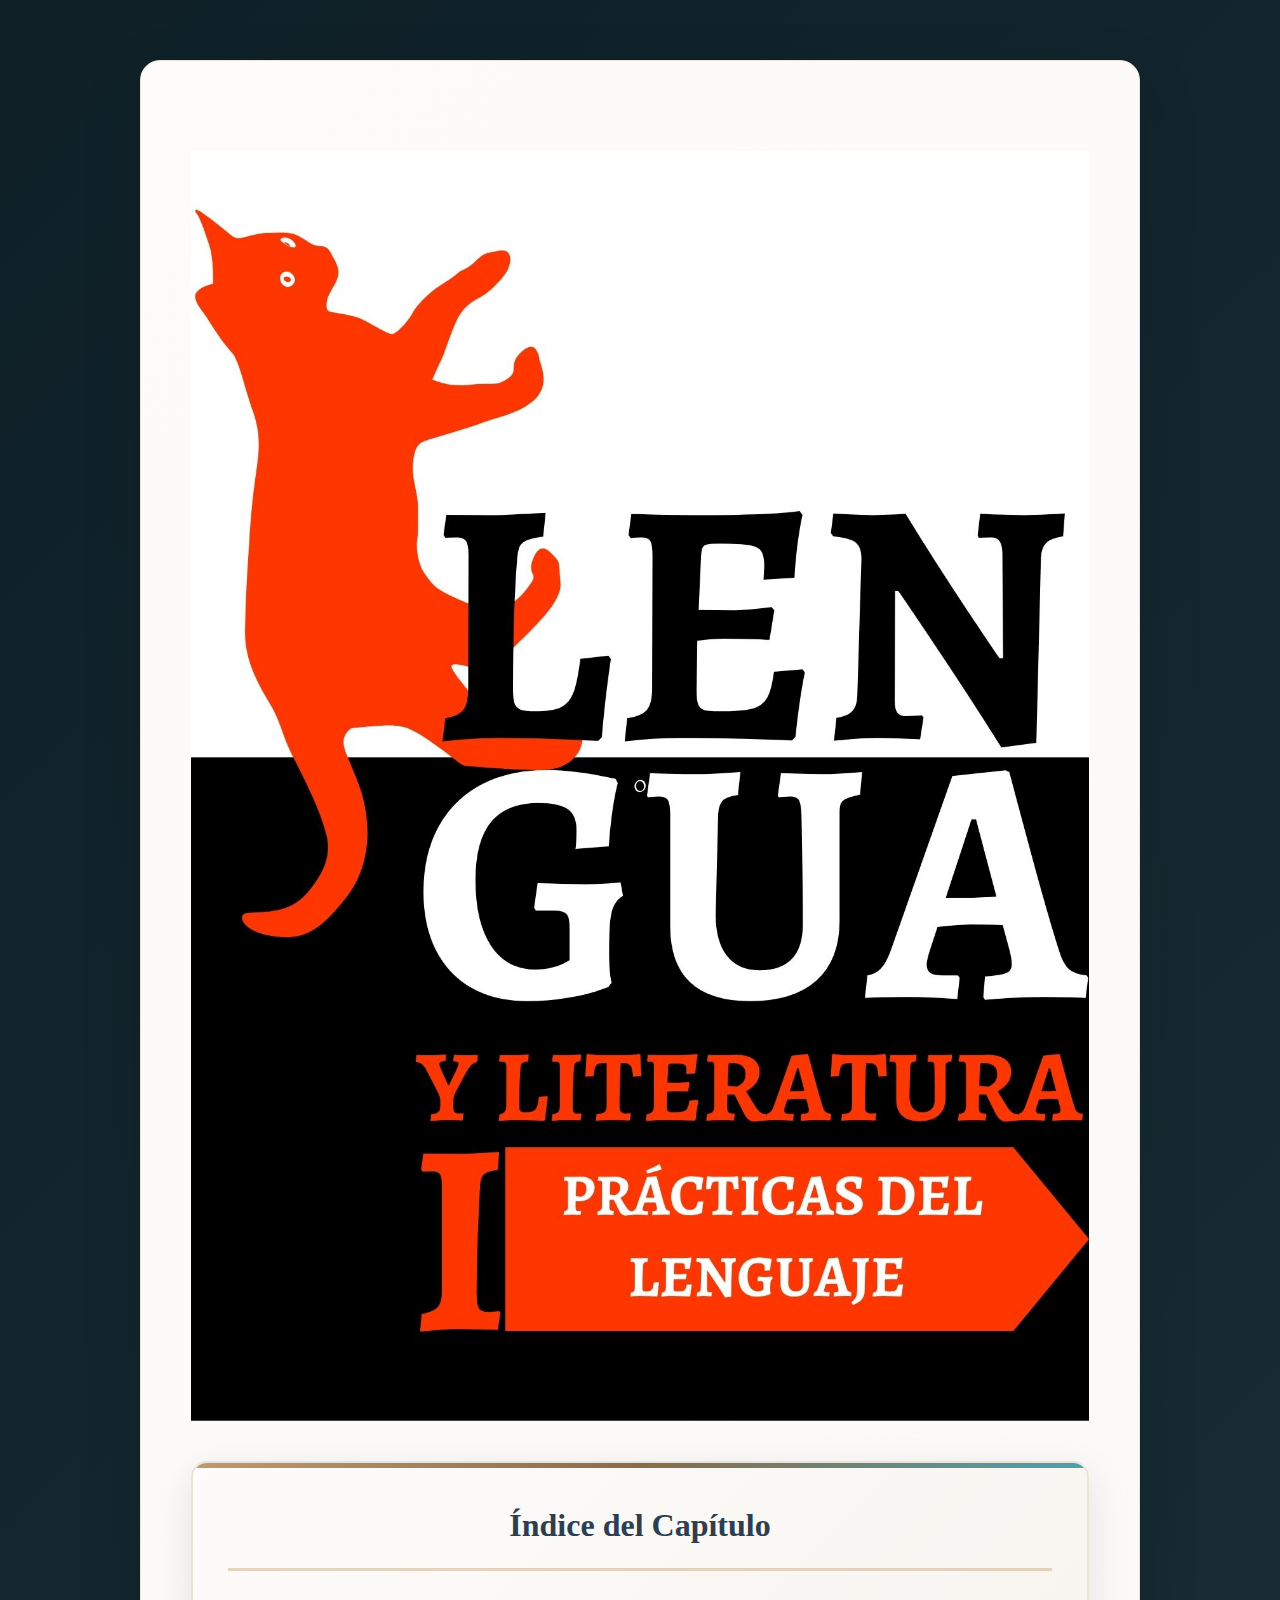
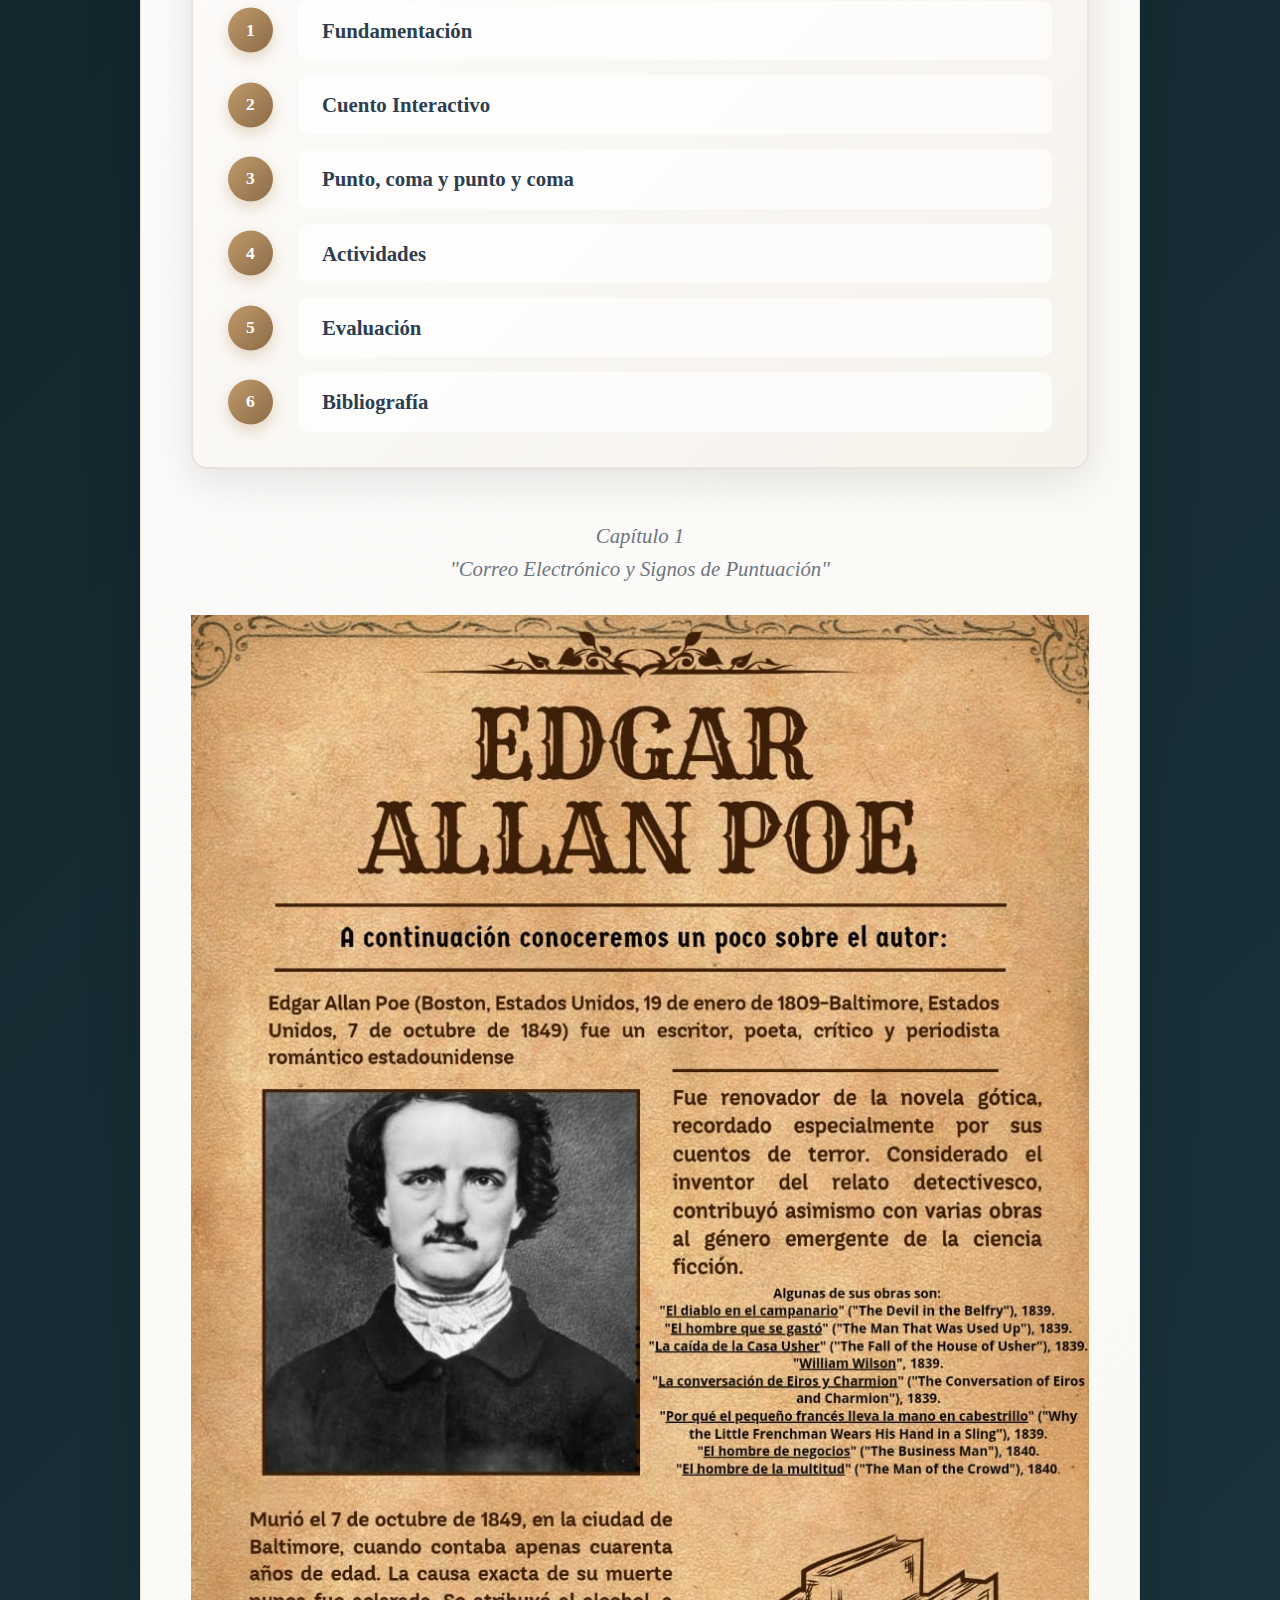
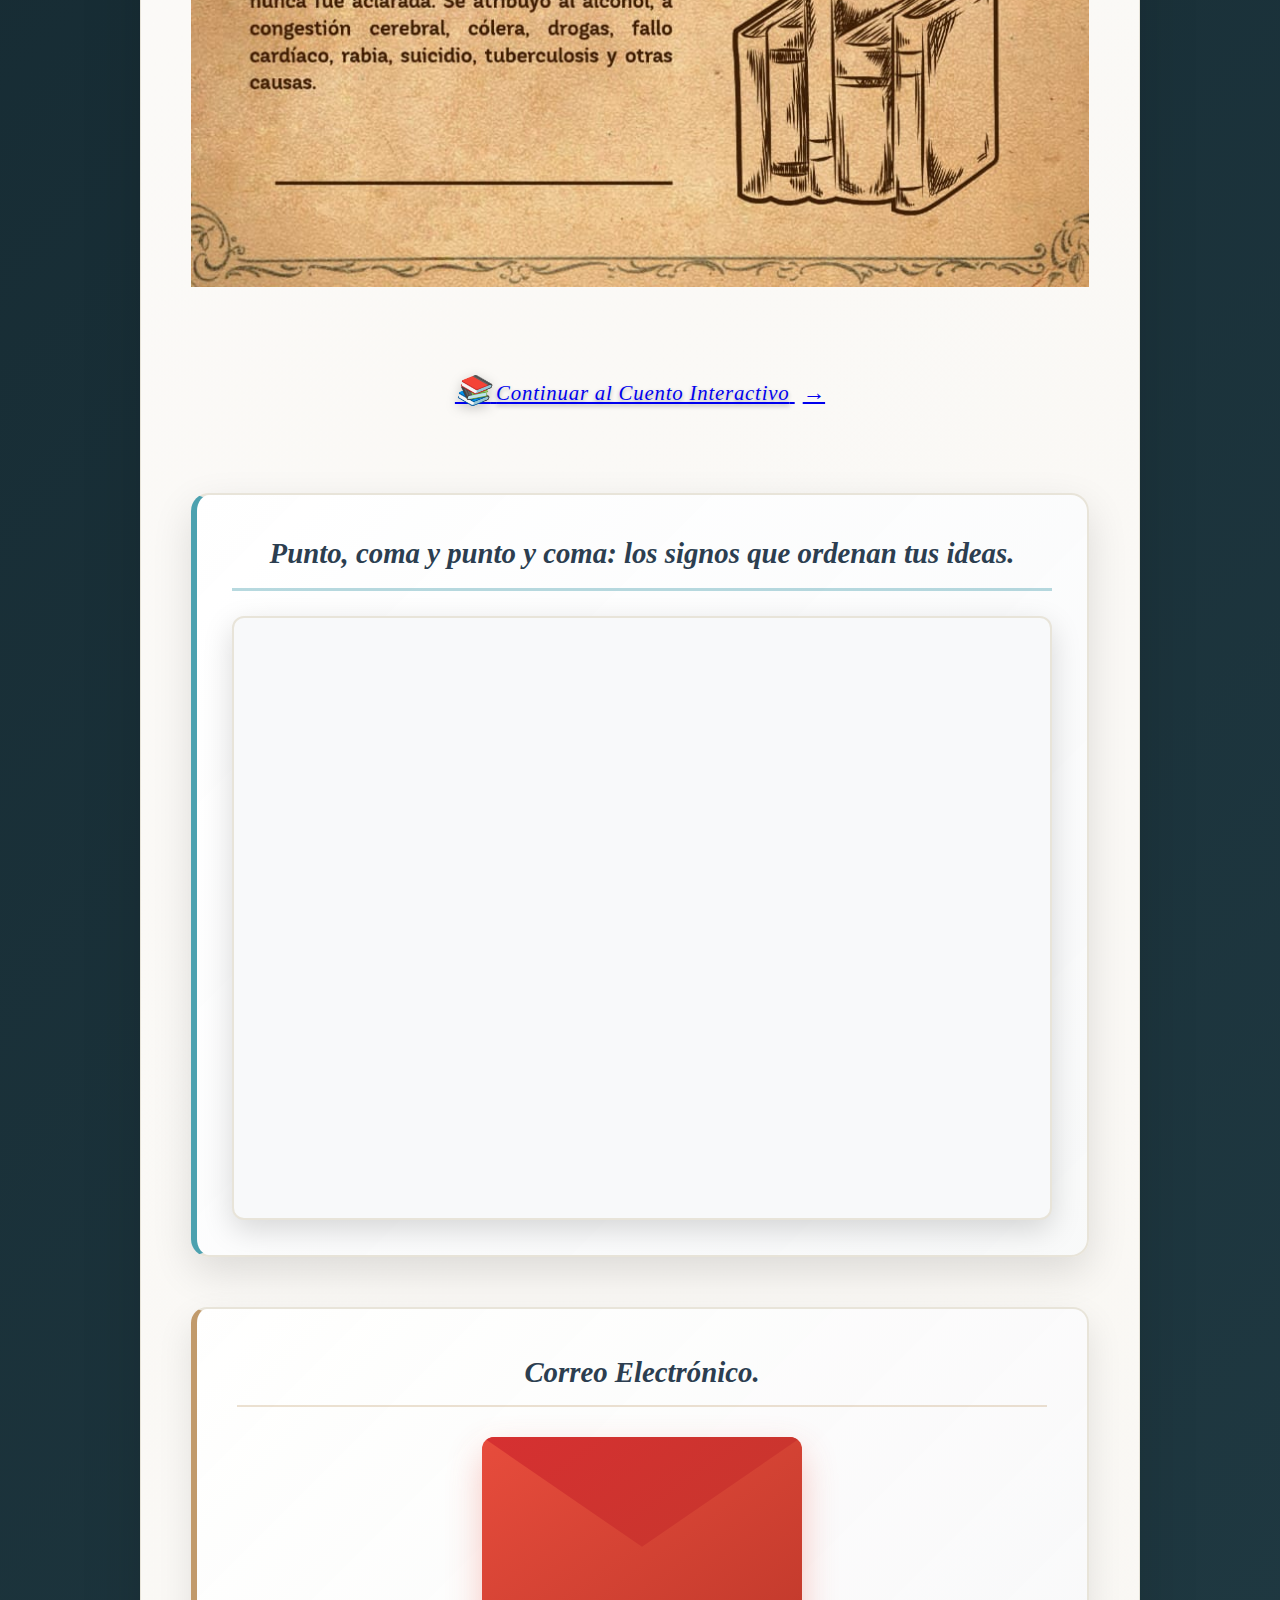
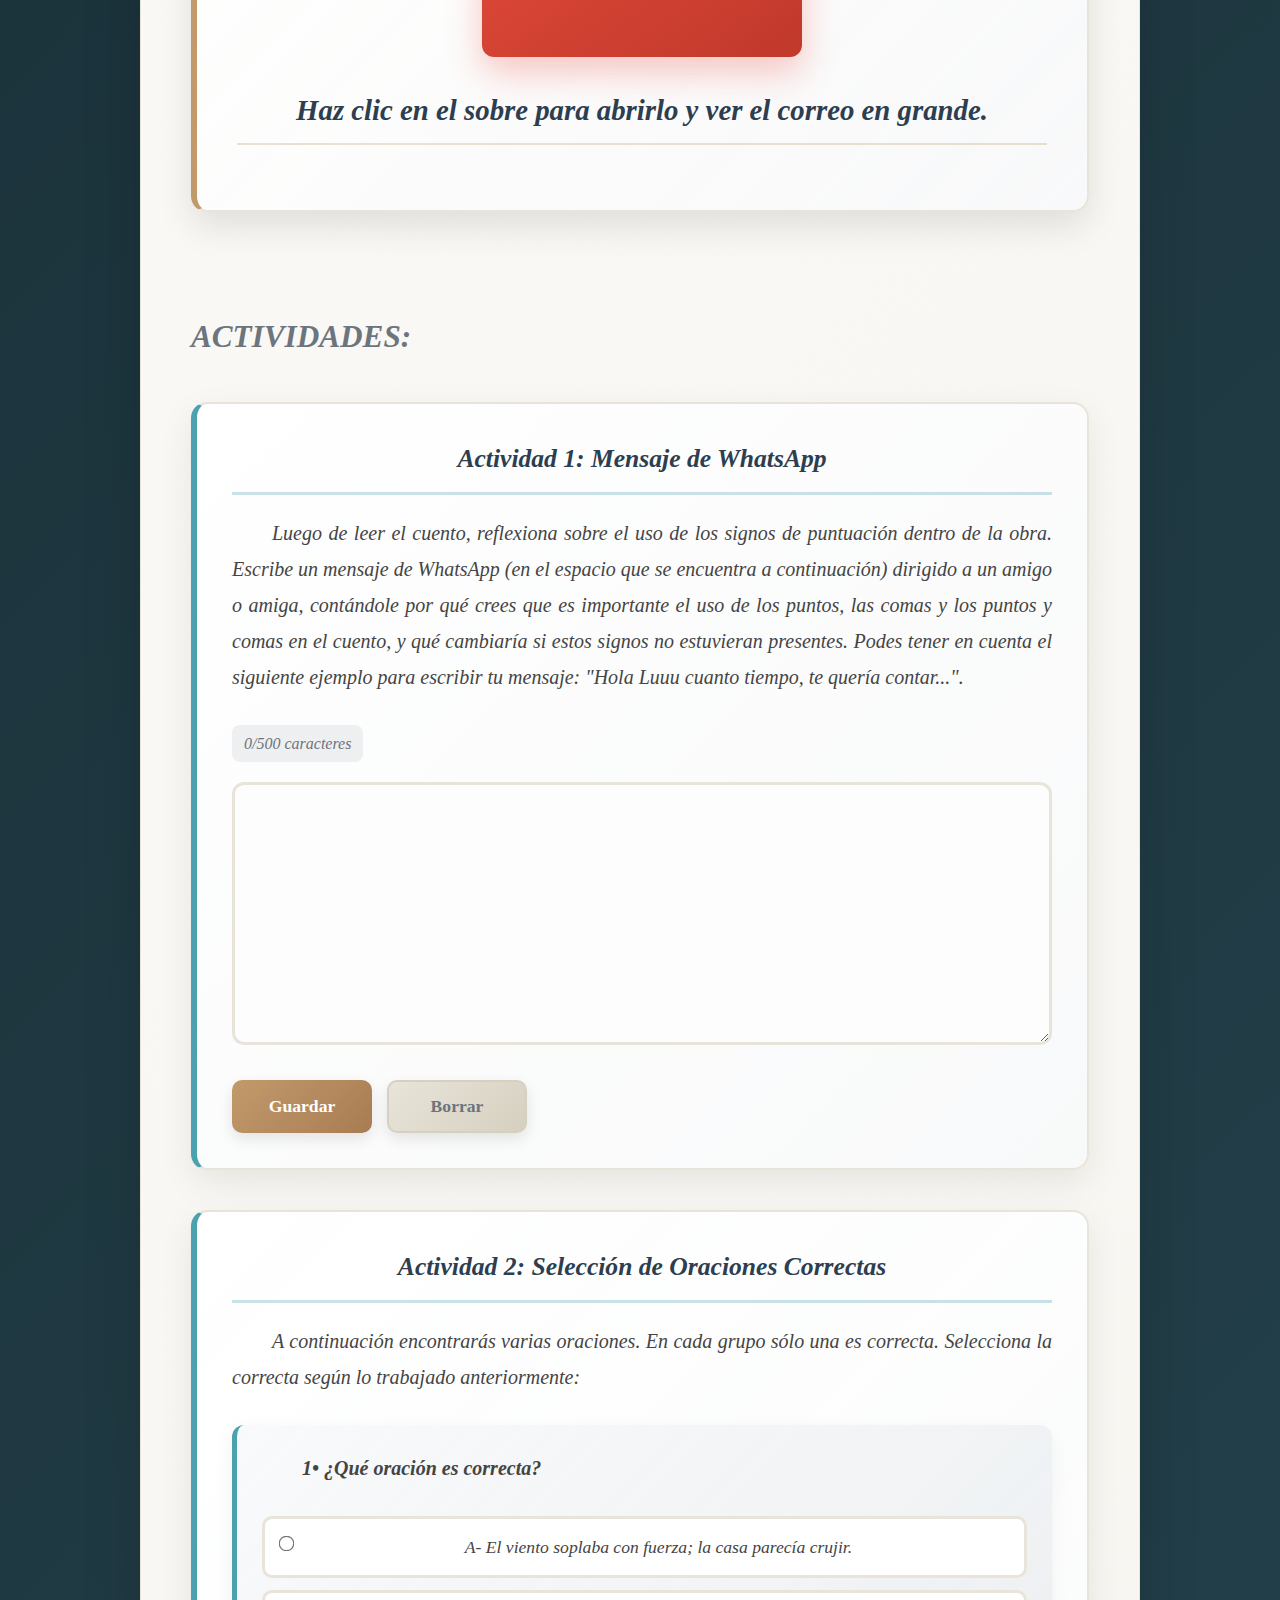
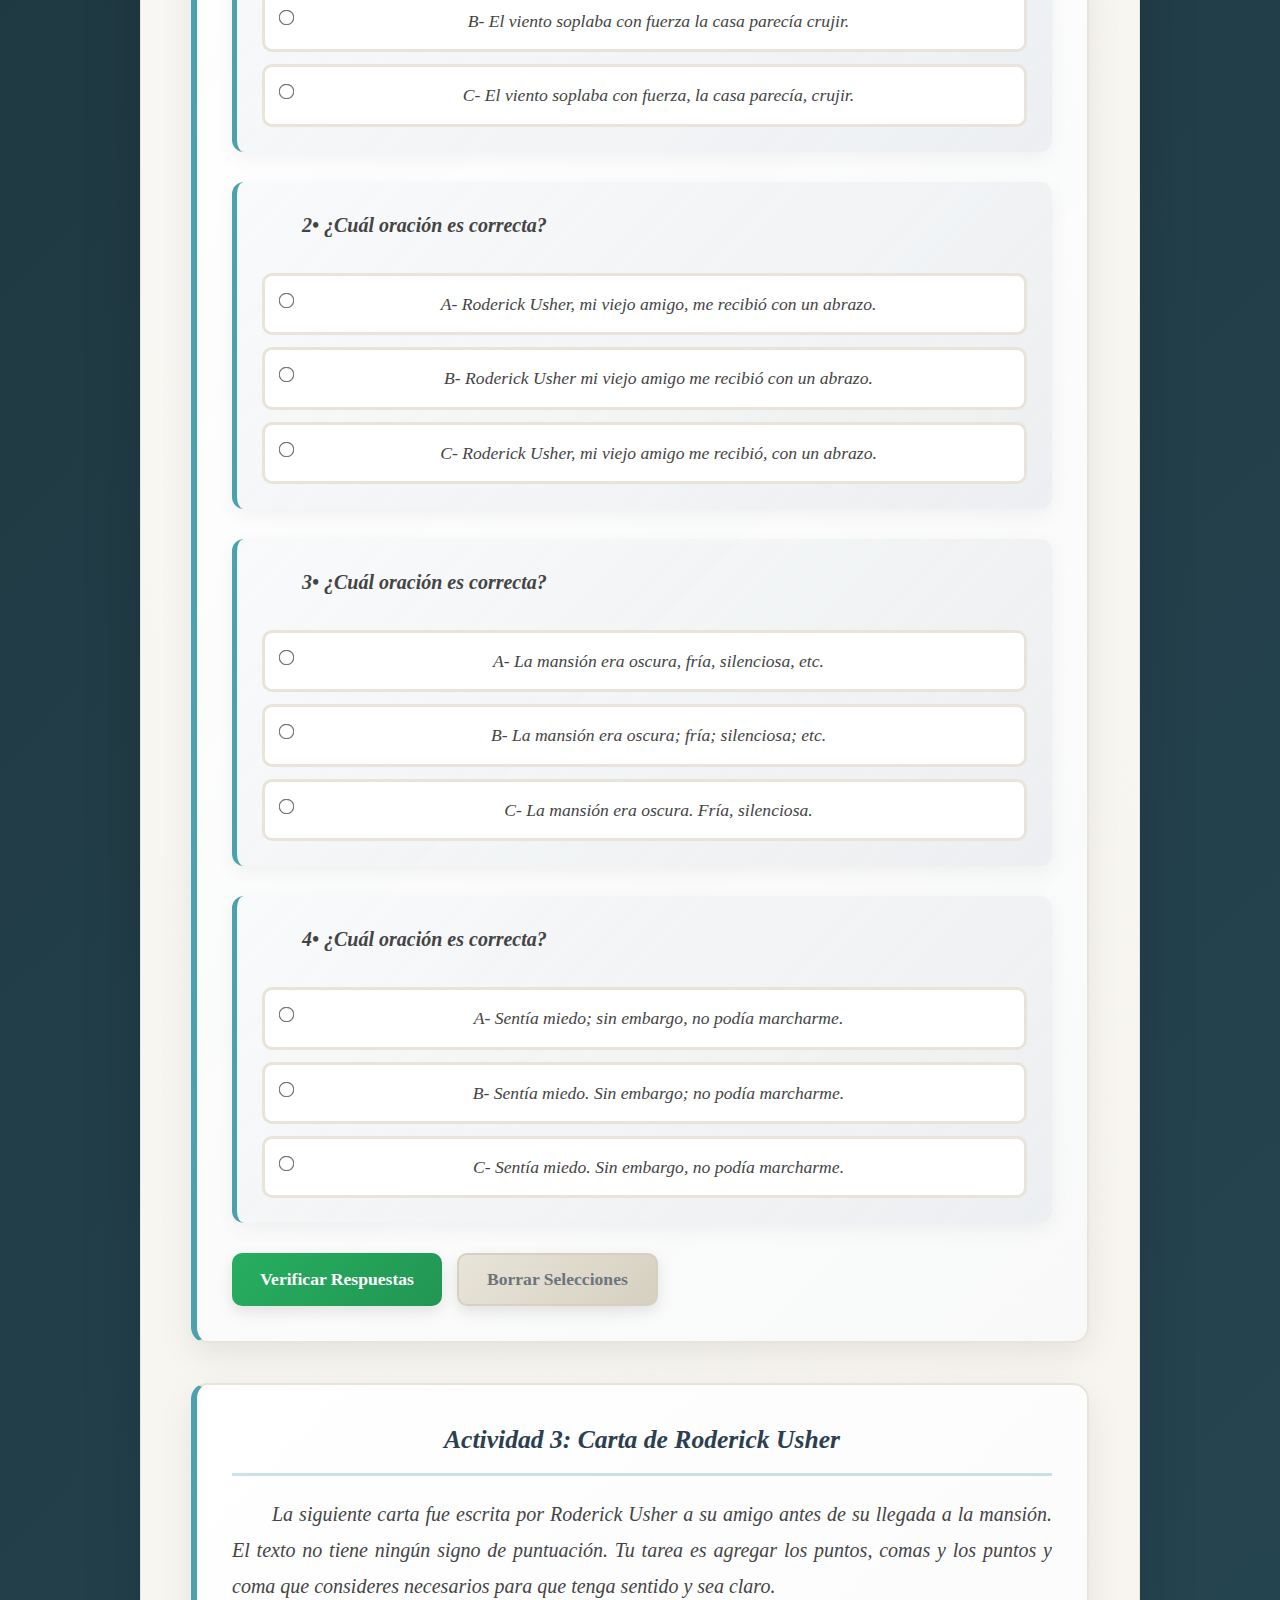
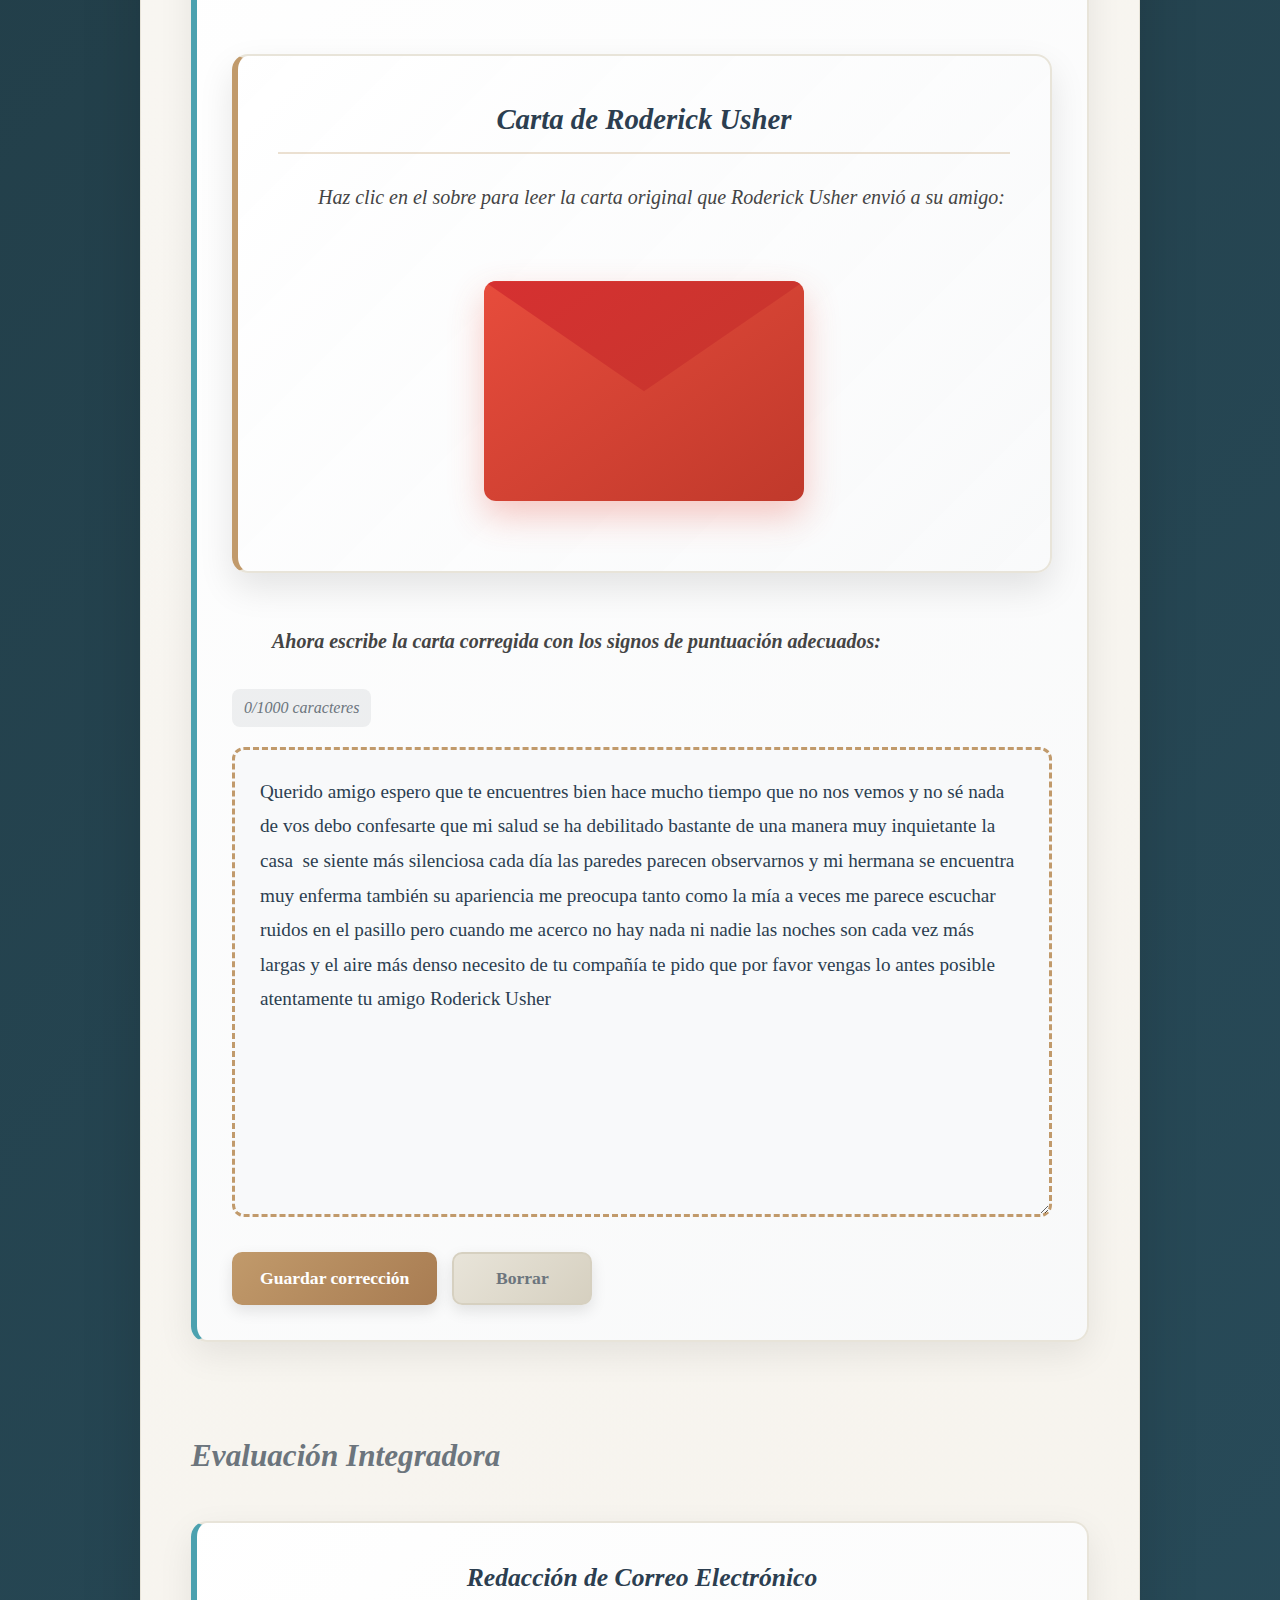
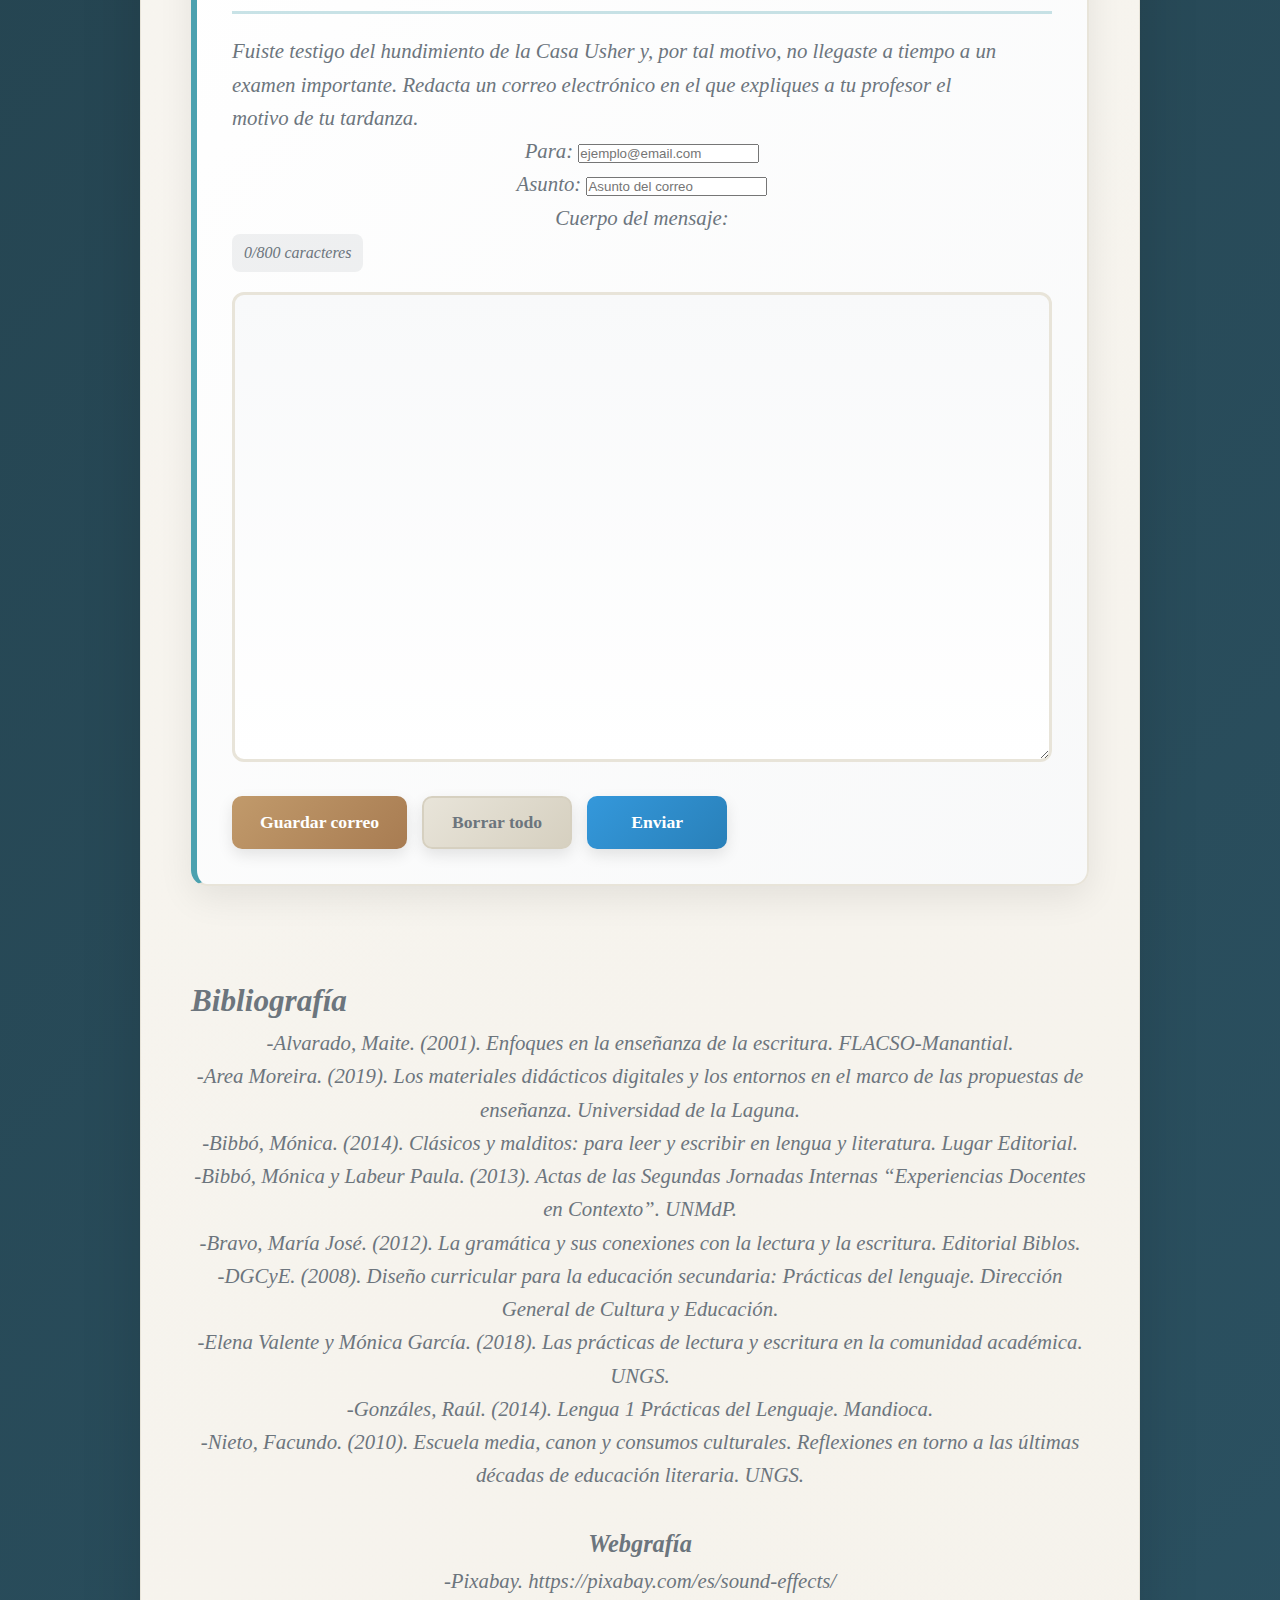
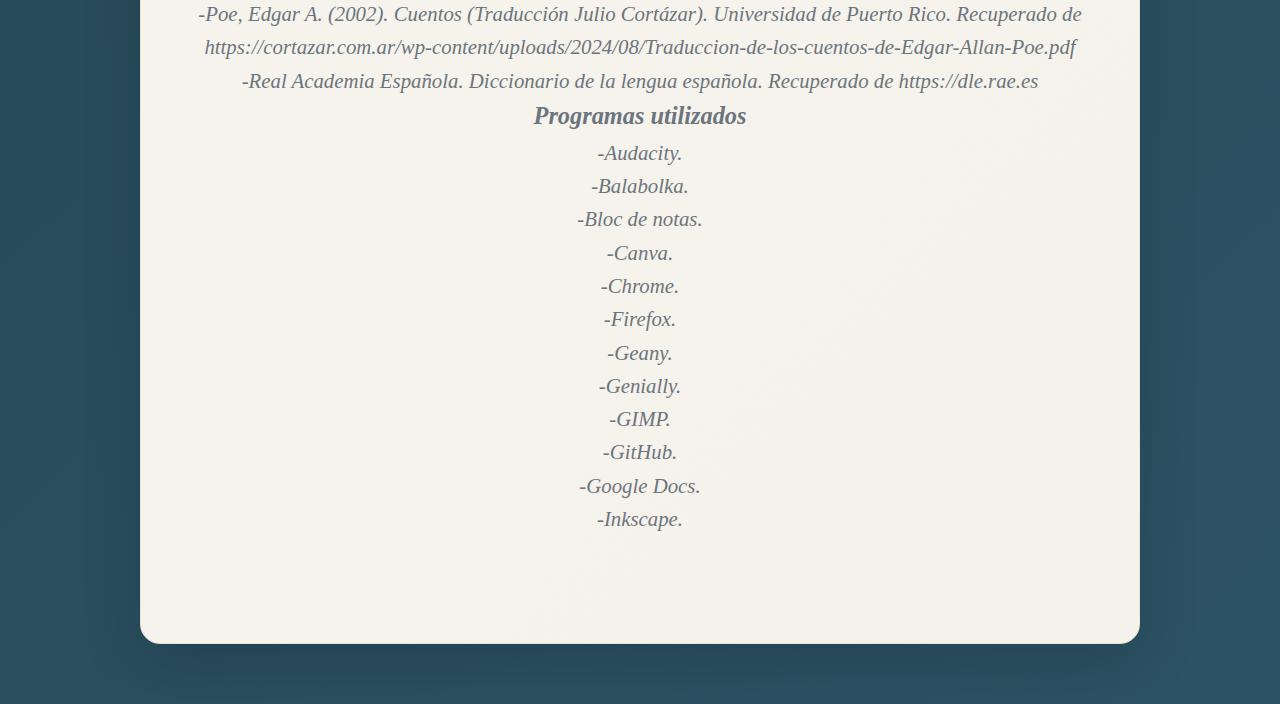
<file: index.html>
<!DOCTYPE html>
<html lang="es">
<head>
    <meta charset="UTF-8">
    <link rel="stylesheet" href="https://fonts.google.com/specimen/Alegreya">
    <meta name="viewport" content="width=device-width, initial-scale=1.0">
    <title>Capítulo de manual</title>
    <link rel="stylesheet" href="styles/main.css">
    <link rel="stylesheet" href="styles/responsive.css">
</head>
<body>
	<div class="content">
            <div class="cuento">
				<img src="portada.jpg" alt="Portada" style="max-width: 100%; height: auto; display: block; margin: 30px auto;">
	<div class="indice-container">
    <h2 class="indice-titulo">Índice del Capítulo</h2>
    <ul class="lista-indice">
        <li class="item-indice">
            <a href="https://docs.google.com/document/d/184IKysM0m0bUuscgD5rp8FAnMEFYJV2SrAXgbiMSsrU/edit?tab=t.qbs6d4wz874w" 
               target="_blank" 
               class="enlace-indice externo">
                Fundamentación
            </a>
        </li>
		<li class="item-indice">
            <a href="cuento.html" 
               class="enlace-indice archivo">
                Cuento Interactivo
            </a>
		</li>
        <li class="item-indice">
            <a href="#punto-coma-punto-y-coma" 
               class="enlace-indice">
                Punto, coma y punto y coma
            </a>
        </li>
		<li class="item-indice">
            <a href="#actividades" 
               class="enlace-indice">
                Actividades
            </a>
		</li>
		<li class="item-indice">
            <a href="#evaluacion" 
               class="enlace-indice">
                Evaluación
            </a>
        </li>
		<li class="item-indice">
            <a href="#bibliografia" 
               class="enlace-indice">
                Bibliografía
            </a>
        </li>
</div>
				
<div class="autor">Capítulo 1<br/>
"Correo Electrónico y Signos de Puntuación"<div>
<div class="texto-cuento">

<img src="poe.jpg" alt="" style="max-width: 100%; height: auto; display: block; margin: 30px auto;">
	<div class="boton-cuento-container">
    <a href="cuento.html" class="boton-cuento-alternativo">
        <span class="boton-icono">📚</span>
        <span class="boton-texto">Continuar al Cuento Interactivo</span>
        <span class="boton-flecha">→</span>
    </a>
</div>
	
<!-- Sección Genially - Colócala donde quieras en tu HTML -->
<div class="genially-container">
    <h3 class="titulo-genially">Punto, coma y punto y coma: los signos que ordenan tus ideas.</h3>
    <div class="genially-embed" id="punto-coma-punto-y-coma">
        <iframe 
            src="https://view.genially.com/6903919f1c1563482e29dc5b/presentation-punto-coma-punto-y-coma" 
            width="100%" 
            height="600" 
            frameborder="0" 
            allowfullscreen 
            scrolling="no">
        </iframe>
    </div>
</div>

	<!-- Sección de carta interactiva -->
<div class="carta-interactiva">
    <h3>Correo Electrónico.</h3>
    
    <div class="envelope-container">
        <div class="envelope" id="envelope">
            <div class="envelope-back"></div>
            <div class="envelope-flap"></div>
            <div class="envelope-content">
                <div class="letter">
                    <!-- Imagen pequeña dentro del sobre -->
                    <img src="carta.jpg" alt="">
                </div>
            </div>
        </div>
    </div>
    
    <div class="card-large-container">
        <div class="card-large" id="cardLarge">
            <!-- Imagen grande que se muestra al abrir el sobre -->
            <img src="carta.jpg" alt="">
            <button class="close-btn" id="closeBtn">×</button>
        </div>
    </div>
    
    <h3>Haz clic en el sobre para abrirlo y ver el correo en grande.</h3>
</div>


	
<h2 style="text-align: left;" id="actividades"><br/> ACTIVIDADES: </h2>

<div class="actividad-escritura">
    <h4>Actividad 1: Mensaje de WhatsApp</h4>
    <p>Luego de leer el cuento, reflexiona sobre el uso de los signos de puntuación dentro de la obra.
Escribe un mensaje de WhatsApp (en el espacio que se encuentra a continuación) dirigido a un amigo o amiga, contándole por qué crees que es importante el uso de los puntos, las comas y los puntos y comas en el cuento, 
		y qué cambiaría si estos signos no estuvieran presentes. Podes tener en cuenta el siguiente ejemplo para escribir tu mensaje: "Hola Luuu cuanto tiempo, te quería contar...".</p>
    <div class="encabezado-texto">
        <span class="contador-caracteres">0/500 caracteres</span>
    </div>
    <textarea 
        class="campo-texto actividad" 
        placeholder="¡Hola! Quería contarte que la lectura me hizo sentir..."
        maxlength="500"
        rows="6">
    </textarea>
    <div class="acciones-texto">
        <button class="btn-guardar">Guardar</button>
        <button class="btn-limpiar">Borrar</button>
    </div>
</div>

<!-- Actividad 6: Multiple Choice -->
<div class="actividad-escritura">
    <h4>Actividad 2: Selección de Oraciones Correctas</h4>
    <p>A continuación encontrarás varias oraciones. En cada grupo sólo una es correcta. Selecciona la correcta según lo trabajado anteriormente:</p>
    
    <!-- Pregunta 1 -->
    <div class="pregunta-multiple">
        <p class="pregunta-titulo"><strong>1• ¿Qué oración es correcta?</strong></p>
        <div class="opciones-container">
            <label class="opcion">
                <input type="radio" name="pregunta1" value="A">
                <span class="opcion-texto">A- El viento soplaba con fuerza; la casa parecía crujir.</span>
            </label>
            <label class="opcion">
                <input type="radio" name="pregunta1" value="B">
                <span class="opcion-texto">B- El viento soplaba con fuerza la casa parecía crujir.</span>
            </label>
            <label class="opcion">
                <input type="radio" name="pregunta1" value="C">
                <span class="opcion-texto">C- El viento soplaba con fuerza, la casa parecía, crujir.</span>
            </label>
        </div>
    </div>

    <!-- Pregunta 2 -->
    <div class="pregunta-multiple">
        <p class="pregunta-titulo"><strong>2• ¿Cuál oración es correcta?</strong></p>
        <div class="opciones-container">
            <label class="opcion">
                <input type="radio" name="pregunta2" value="A">
                <span class="opcion-texto">A- Roderick Usher, mi viejo amigo, me recibió con un abrazo.</span>
            </label>
            <label class="opcion">
                <input type="radio" name="pregunta2" value="B">
                <span class="opcion-texto">B- Roderick Usher mi viejo amigo me recibió con un abrazo.</span>
            </label>
            <label class="opcion">
                <input type="radio" name="pregunta2" value="C">
                <span class="opcion-texto">C- Roderick Usher, mi viejo amigo me recibió, con un abrazo.</span>
            </label>
        </div>
    </div>

    <!-- Pregunta 3 -->
    <div class="pregunta-multiple">
        <p class="pregunta-titulo"><strong>3• ¿Cuál oración es correcta?</strong></p>
        <div class="opciones-container">
            <label class="opcion">
                <input type="radio" name="pregunta3" value="A">
                <span class="opcion-texto">A- La mansión era oscura, fría, silenciosa, etc.</span>
            </label>
            <label class="opcion">
                <input type="radio" name="pregunta3" value="B">
                <span class="opcion-texto">B- La mansión era oscura; fría; silenciosa; etc.</span>
            </label>
            <label class="opcion">
                <input type="radio" name="pregunta3" value="C">
                <span class="opcion-texto">C- La mansión era oscura. Fría, silenciosa.</span>
            </label>
        </div>
    </div>

    <!-- Pregunta 4 -->
    <div class="pregunta-multiple">
        <p class="pregunta-titulo"><strong>4• ¿Cuál oración es correcta?</strong></p>
        <div class="opciones-container">
            <label class="opcion">
                <input type="radio" name="pregunta4" value="A">
                <span class="opcion-texto">A- Sentía miedo; sin embargo, no podía marcharme.</span>
            </label>
            <label class="opcion">
                <input type="radio" name="pregunta4" value="B">
                <span class="opcion-texto">B- Sentía miedo. Sin embargo; no podía marcharme.</span>
            </label>
            <label class="opcion">
                <input type="radio" name="pregunta4" value="C">
                <span class="opcion-texto">C- Sentía miedo. Sin embargo, no podía marcharme.</span>
            </label>
        </div>
    </div>

    <div class="acciones-texto">
        <button class="btn-verificar" onclick="verificarRespuestas()">Verificar Respuestas</button>
        <button class="btn-limpiar" onclick="limpiarSelecciones()">Borrar Selecciones</button>
    </div>
</div>

	<div class="actividad-escritura">
    <h4>Actividad 3: Carta de Roderick Usher</h4>
	<p>La siguiente carta fue escrita por Roderick Usher a su amigo
		antes de su llegada a la mansión. El texto no tiene ningún signo de puntuación.
		Tu tarea es agregar los puntos, comas y los puntos y coma que consideres necesarios para que tenga sentido y sea claro. </p>


<!-- Segunda Carta Interactiva - Carta de Roderick Usher -->
<div class="carta-interactiva">
    <h3>Carta de Roderick Usher</h3>
    <p>Haz clic en el sobre para leer la carta original que Roderick Usher envió a su amigo:</br></br></p>
    
    <div class="envelope-container">
        <div class="envelope" id="envelopeUsher">
            <div class="envelope-back"></div>
            <div class="envelope-flap"></div>
            <div class="envelope-content">
                <div class="letter">
                    <!-- Imagen pequeña dentro del sobre -->
                    <img src="cartausher.png" alt="Carta de Roderick Usher">
                </div>
            </div>
        </div>
    </div>
    
    <div class="card-large-container">
        <div class="card-large" id="cardLargeUsher">
            <!-- Imagen grande que se muestra al abrir el sobre -->
            <img src="cartausher.png" alt="Carta de Roderick Usher en grande">
            <button class="close-btn" id="closeBtnUsher">×</button>
        </div>
    </div>
</div>

	 <!-- Espacio para escribir la carta corregida -->
    <div class="espacio-correccion">
        <p><strong>Ahora escribe la carta corregida con los signos de puntuación adecuados:</strong></p>
        <div class="encabezado-texto">
            <span class="contador-caracteres">0/1000 caracteres</span>
        </div>
        <textarea 
            class="campo-texto correccion" 
            placeholder="Escribe aquí la carta de Roderick Usher con los signos de puntuación correctos..."
            maxlength="1000"
            rows="12">
Querido amigo espero que te encuentres bien hace mucho tiempo que no nos vemos y no sé nada de vos debo confesarte que mi salud se ha debilitado bastante de una manera muy inquietante la casa  se siente más silenciosa cada día las paredes parecen observarnos y mi hermana se encuentra muy enferma también su apariencia me preocupa tanto como la mía a veces me parece escuchar ruidos en el pasillo pero cuando me acerco no hay nada ni nadie las noches son cada vez más largas y el aire más denso necesito de tu compañía te pido que por favor vengas lo antes posible atentamente tu amigo Roderick Usher</textarea>
        <div class="acciones-texto">
            <button class="btn-guardar">Guardar corrección</button>
            <button class="btn-limpiar">Borrar</button>
        </div>
    </div>
</div>
</div>

<h2 style="text-align: left;" id="evaluacion"><br/> Evaluación Integradora</h2>
	<div class="actividad-escritura">
    <h4>Redacción de Correo Electrónico</h4>
    <p style="text-align: left;"> Fuiste testigo del hundimiento de la Casa Usher y, por tal motivo, no llegaste a tiempo a un examen importante.
		Redacta un correo electrónico en el que expliques a tu profesor el motivo de tu tardanza.</p>
    
    <div class="formulario-correo">
        <div class="campo-formulario">
            <label for="destinatario">Para:</label>
            <input type="text" id="destinatario" class="campo-input" placeholder="ejemplo@email.com">
        </div>
        
        <div class="campo-formulario">
            <label for="asunto">Asunto:</label>
            <input type="text" id="asunto" class="campo-input" placeholder="Asunto del correo">
        </div>
        
        <div class="campo-formulario">
            <label for="cuerpo-correo">Cuerpo del mensaje:</label>
            <div class="encabezado-texto">
                <span class="contador-caracteres">0/800 caracteres</span>
            </div>
            <textarea 
                id="cuerpo-correo"
                class="campo-texto correo" 
                placeholder="Estimado/a...&#10;&#10;Escribe aquí el contenido de tu correo electrónico..."
                maxlength="800"
                rows="12">
            </textarea>
        </div>
    </div>
    
    <div class="acciones-texto">
        <button class="btn-guardar">Guardar correo</button>
        <button class="btn-limpiar">Borrar todo</button>
        <button class="btn-enviar">Enviar</button>
    </div>
</div>

<h2 style="text-align: left;" id="bibliografia"><br/> Bibliografía </br> </h2>
	<p style="white-space: pre-line;">-Alvarado, Maite. (2001). <i>Enfoques en la enseñanza de la escritura</i>. FLACSO-Manantial.
-Area Moreira. (2019). <i>Los materiales didácticos digitales y los entornos en el marco de las propuestas de enseñanza</i>. Universidad de la Laguna.
-Bibbó, Mónica. (2014). <i>Clásicos y malditos: para leer y escribir en lengua y literatura</i>. Lugar Editorial.
-Bibbó, Mónica y Labeur Paula. (2013). <i>Actas de las Segundas Jornadas Internas “Experiencias Docentes en Contexto”</i>. UNMdP.
-Bravo, María José. (2012). <i>La gramática y sus conexiones con la lectura y la escritura</i>. Editorial Biblos.
-DGCyE. (2008). <i>Diseño curricular para la educación secundaria: Prácticas del lenguaje</i>. Dirección General de Cultura y Educación.
-Elena Valente y Mónica García. (2018). <i>Las prácticas de lectura y escritura en la comunidad académica</i>. UNGS. 
-Gonzáles, Raúl. (2014). <i>Lengua 1 Prácticas del Lenguaje</i>. Mandioca. 
-Nieto, Facundo. (2010). <i>Escuela media, canon y consumos culturales. Reflexiones en torno a las últimas décadas de educación literaria</i>. UNGS.</br>
</p>

	<h3 style="white-space: pre-line;">Webgrafía</br></h3>
	<p style="white-space: pre-line;">-Pixabay. https://pixabay.com/es/sound-effects/
	-Poe, Edgar A. (2002). <i>Cuentos (Traducción Julio Cortázar)</i>. Universidad de Puerto Rico. Recuperado de https://cortazar.com.ar/wp-content/uploads/2024/08/Traduccion-de-los-cuentos-de-Edgar-Allan-Poe.pdf
	-Real Academia Española. <i>Diccionario de la lengua española</i>. Recuperado de https://dle.rae.es</br></p>
	
	<h3 style="white-space: pre-line;">Programas utilizados</br></h3>
	<p style="white-space: pre-line;">-Audacity.
-Balabolka.
-Bloc de notas.
-Canva.
-Chrome.
-Firefox.
-Geany.
-Genially.
-GIMP.
-GitHub.
-Google Docs.
-Inkscape.
</p>




		</div>
	</div>
</div>

<script>
// Función para inicializar una carta específica - VERSIÓN MEJORADA
function inicializarCarta(envelopeId, cardLargeId, closeBtnId) {
    const envelope = document.getElementById(envelopeId);
    const cardLarge = document.getElementById(cardLargeId);
    const cardLargeContainer = cardLarge.parentElement; // Contenedor de la carta grande
    const closeBtn = document.getElementById(closeBtnId);
    
    if (!envelope || !cardLarge || !cardLargeContainer) return;
    
    // Agregar animación de pulso al sobre
    envelope.classList.add('pulse');
    
    envelope.addEventListener('click', function() {
        // Detener la animación de pulso
        envelope.classList.remove('pulse');
        
        // Abrir el sobre
        envelope.classList.add('open');
        
        // Mostrar el contenedor de la carta grande
        cardLargeContainer.classList.add('mostrar');
        
        // Mostrar la carta en grande después de un breve retraso
        setTimeout(function() {
            cardLarge.classList.add('show');
        }, 800);
    });
    
    // Función para cerrar la carta
    function cerrarCarta() {
        cardLarge.classList.remove('show');
        
        // Cerrar el sobre después de un breve retraso
        setTimeout(function() {
            envelope.classList.remove('open');
            // Ocultar el contenedor de la carta grande
            setTimeout(function() {
                cardLargeContainer.classList.remove('mostrar');
            }, 300);
            // Reactivar la animación de pulso
            setTimeout(function() {
                envelope.classList.add('pulse');
            }, 500);
        }, 300);
    }
    
    // Cerrar la carta grande con el botón
    if (closeBtn) {
        closeBtn.addEventListener('click', function(e) {
            e.stopPropagation();
            cerrarCarta();
        });
    }
    
    // También cerrar al hacer clic en cualquier parte de la carta grande
    cardLarge.addEventListener('click', function() {
        cerrarCarta();
    });
}

// Función para el comportamiento del índice
function inicializarIndice() {
    const enlacesInternos = document.querySelectorAll('.enlace-indice[href^="#"]');
    
    enlacesInternos.forEach(enlace => {
        enlace.addEventListener('click', function(e) {
            e.preventDefault();
            
            const destinoId = this.getAttribute('href').substring(1);
            const destinoElement = document.getElementById(destinoId);
            
            if (destinoElement) {
                // Scroll suave al destino
                destinoElement.scrollIntoView({
                    behavior: 'smooth',
                    block: 'start'
                });
                
                // Efecto visual de highlight
                destinoElement.style.transition = 'all 0.5s ease';
                destinoElement.style.backgroundColor = 'rgba(193, 154, 107, 0.1)';
                
                setTimeout(() => {
                    destinoElement.style.backgroundColor = '';
                }, 2000);
            }
        });
    });
    
    // Añadir IDs a las secciones si no los tienen
    const secciones = document.querySelectorAll('h2, h3');
    secciones.forEach((seccion, index) => {
        if (!seccion.id) {
            // Crear ID basado en el texto del título
            const texto = seccion.textContent.trim().toLowerCase()
                .replace(/[^a-z0-9áéíóúüñ]/g, '-')
                .replace(/-+/g, '-')
                .replace(/^-|-$/g, '');
            seccion.id = texto || `seccion-${index + 1}`;
        }
    });
}

// SOLUCIÓN PARA GENIALLY - Scroll sin problemas
//function fixGeniallyScroll() {
    //const geniallyIframe = document.querySelector('.genially-embed iframe');
    
    //if (geniallyIframe) {
        // Desactivar completamente la interactividad del iframe para scroll
        //geniallyIframe.style.pointerEvents = 'none';
        
        // Activar solo cuando el usuario haga clic intencionalmente
        //geniallyIframe.addEventListener('click', function(e) {
            //this.style.pointerEvents = 'auto';
            
            // Desactivar después de 10 segundos de inactividad
            //setTimeout(() => {
                //this.style.pointerEvents = 'none';
            //}, 10000);
        //});
        
        // También desactivar cuando se haga scroll
        //geniallyIframe.addEventListener('wheel', function(e) {
            //this.style.pointerEvents = 'none';
        //});
        
        // Para dispositivos táctiles
        //geniallyIframe.addEventListener('touchmove', function(e) {
            //this.style.pointerEvents = 'none';
        //});
    //}
//} 

// Respuestas correctas para el multiple choice
const respuestasCorrectas = {
    pregunta1: "C",
    pregunta2: "A", 
    pregunta3: "A",
    pregunta4: "C"
};

function verificarRespuestas() {
    let correctas = 0;
    const totalPreguntas = Object.keys(respuestasCorrectas).length;

    // Verificar cada pregunta
    Object.keys(respuestasCorrectas).forEach(pregunta => {
        const seleccionada = document.querySelector(`input[name="${pregunta}"]:checked`);
        const opciones = document.querySelectorAll(`input[name="${pregunta}"]`);
        
        // Limpiar estilos anteriores
        opciones.forEach(opcion => {
            const label = opcion.closest('.opcion');
            label.classList.remove('correcta', 'incorrecta', 'seleccionada');
        });

        if (seleccionada) {
            const labelSeleccionada = seleccionada.closest('.opcion');
            labelSeleccionada.classList.add('seleccionada');

            if (seleccionada.value === respuestasCorrectas[pregunta]) {
                labelSeleccionada.classList.add('correcta');
                correctas++;
            } else {
                labelSeleccionada.classList.add('incorrecta');
                // Marcar también la correcta
                const correcta = document.querySelector(`input[name="${pregunta}"][value="${respuestasCorrectas[pregunta]}"]`);
                if (correcta) {
                    correcta.closest('.opcion').classList.add('correcta');
                }
            }
        }
    });

    // Mostrar resultado
    alert(`Has acertado ${correctas} de ${totalPreguntas} preguntas.`);
}

function limpiarSelecciones() {
    const todasOpciones = document.querySelectorAll('.opcion');
    todasOpciones.forEach(opcion => {
        opcion.classList.remove('seleccionada', 'correcta', 'incorrecta');
        const radio = opcion.querySelector('input[type="radio"]');
        if (radio) radio.checked = false;
    });
}

// Inicializar cuando el DOM esté listo
document.addEventListener('DOMContentLoaded', function() {
    // Inicializar cartas
    inicializarCarta('envelope', 'cardLarge', 'closeBtn');
    inicializarCarta('envelopeUsher', 'cardLargeUsher', 'closeBtnUsher');
    
    // Inicializar índice
    inicializarIndice();
    
    // Solución para Genially
    fixGeniallyScroll();
    
    // Inicializar eventos para las opciones del multiple choice
    const opciones = document.querySelectorAll('.opcion');
    opciones.forEach(opcion => {
        opcion.addEventListener('click', function() {
            const radio = this.querySelector('input[type="radio"]');
            if (radio) {
                radio.checked = true;
            }
        });
    });
    
    // Efecto de los tentáculos laterales (si existen)
    const leftTentacle = document.querySelector('.side-image.left');
    const rightTentacle = document.querySelector('.side-image.right');
    
    if (leftTentacle && rightTentacle) {
        window.addEventListener('scroll', function() {
            const scrollPosition = window.scrollY;
            
            // Activar tentáculos cuando se hace scroll
            if (scrollPosition > 100) {
                leftTentacle.classList.add('active');
                rightTentacle.classList.add('active');
            } else {
                leftTentacle.classList.remove('active');
                rightTentacle.classList.remove('active');
            }
            
            // Hacer que los tentáculos crezcan más al avanzar en la página
            if (scrollPosition > 500) {
                leftTentacle.classList.add('growing', 'combined');
                rightTentacle.classList.add('growing', 'combined');
            } else {
                leftTentacle.classList.remove('growing', 'combined');
                rightTentacle.classList.remove('growing', 'combined');
            }
        });
    }
});
</script>
</body>
</html>
</file>
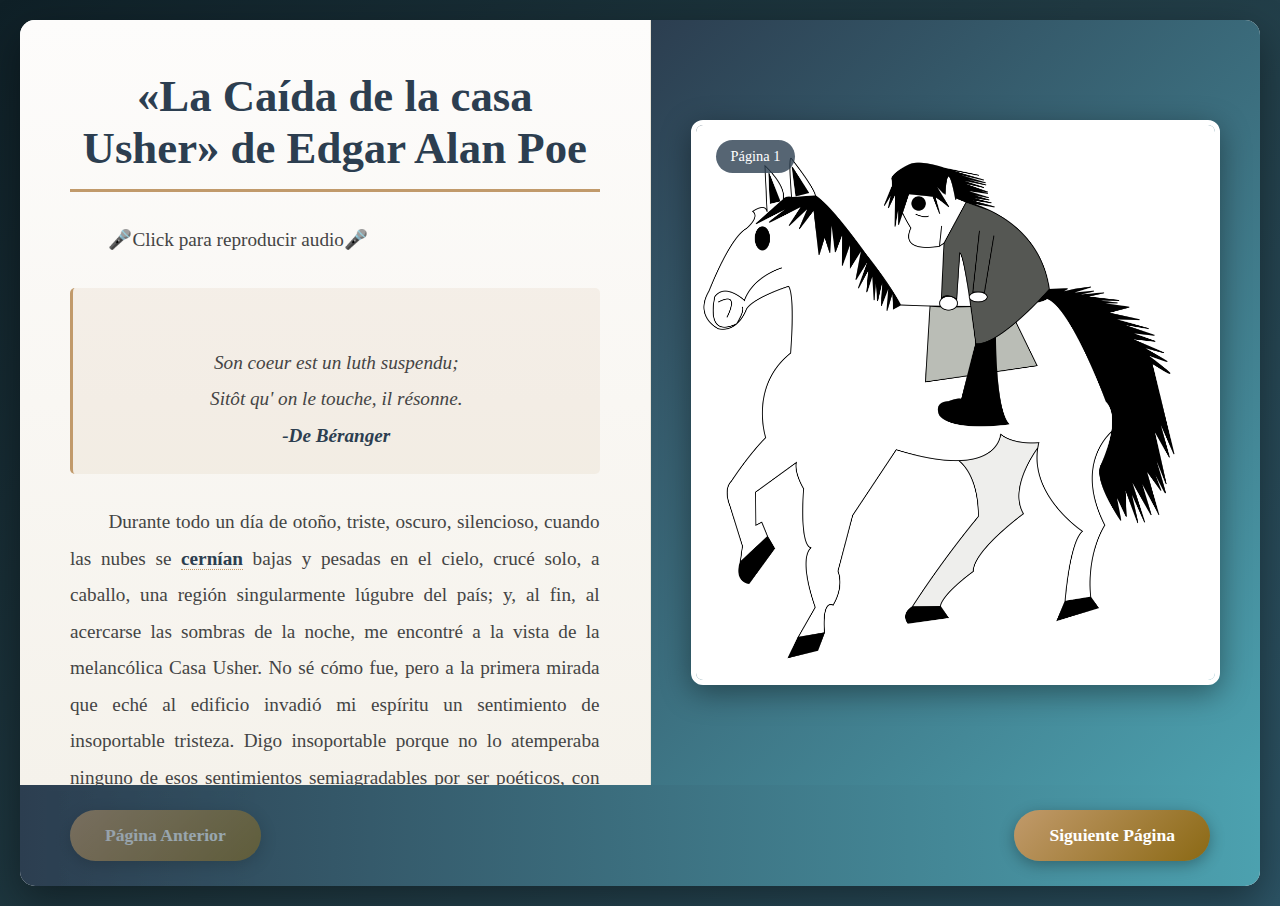
<file: cuento.html>
<!DOCTYPE html>
<html lang="es">
<head>
    <meta charset="UTF-8">
    <meta name="viewport" content="width=device-width, initial-scale=1.0">
    <title>La Caía de la Casa Usher</title>
    <style>
        * {
            margin: 0;
            padding: 0;
            box-sizing: border-box;
            font-family: 'Georgia', serif;
        }
        
        body {
            background: linear-gradient(135deg, #0f2027 0%, #203a43 50%, #2c5364 100%);
            color: #333;
            min-height: 100vh;
            padding: 20px;
        }
        
        .container {
            max-width: 1600px;
            margin: 0 auto;
            background-color: rgba(255, 255, 255, 0.97);
            border-radius: 15px;
            box-shadow: 0 15px 40px rgba(0, 0, 0, 0.4);
            overflow: hidden;
            min-height: 90vh;
        }

.glosario {
    border-bottom: 1px dotted #c19a6b;
    cursor: help;
    position: relative;
    color: #2c3e50;
}

.tooltip {
    position: absolute;
    background: rgba(0,0,0,0.8);
    color: white;
    padding: 8px 12px;
    border-radius: 5px;
    font-size: 0.9rem;
    max-width: 250px;
    z-index: 1000;
    /* posicionamiento */
}
        
        .content-wrapper {
            display: flex;
            flex-wrap: wrap;
            min-height: 85vh;
        }
        
        .text-section {
            flex: 1;
            min-width: 400px;
            padding: 50px;
            background: linear-gradient(to bottom, #fdfcfb 0%, #f5f2eb 100%);
            display: flex;
            flex-direction: column;
            justify-content: flex-start;
            overflow-y: auto;
            max-height: 85vh;
            border-right: 1px solid #e8e4d9;
        }
        
        .image-section {
            flex: 1;
            min-width: 500px;
            padding: 40px;
            background: linear-gradient(135deg, #2c3e50 0%, #4ca1af 100%);
            display: flex;
            flex-direction: column;
            align-items: center;
            justify-content: center;
            position: relative;
        }
        
        h1 {
            color: #2c3e50;
            margin-bottom: 30px;
            font-size: 2.8rem;
            text-align: center;
            border-bottom: 3px solid #c19a6b;
            padding-bottom: 15px;
            font-family: 'Times New Roman', serif;
        }
        
        .page-content {
            line-height: 1.9;
            margin-bottom: 30px;
            font-size: 1.2rem;
            text-align: justify;
            color: #444;
        }
        
        .page-content p {
            margin-bottom: 25px;
            text-indent: 2em;
        }
        
        .page-content .poem {
            text-align: center;
            white-space: pre-line;
            font-style: italic;
            margin: 30px 0;
            padding: 20px;
            background: rgba(193, 154, 107, 0.1);
            border-left: 3px solid #c19a6b;
            border-radius: 5px;
            text-indent: 0;
        }
        
        .page-content .highlight {
            font-weight: bold;
            color: #2c3e50;
        }
        
        .page-content .center {
            text-align: center;
            text-indent: 0;
        }
        
        .page-indicator {
            text-align: center;
            margin-top: 30px;
            font-weight: bold;
            color: #2c3e50;
            font-size: 1.1rem;
            font-style: italic;
        }
        
        .image-container {
            position: relative;
            width: 100%;
            max-width: 750px;
            border-radius: 12px;
            overflow: hidden;
            box-shadow: 0 8px 30px rgba(0, 0, 0, 0.4);
            border: 5px solid #fff;
        }
        
        .story-image {
            width: 100%;
            height: auto;
            display: block;
            transition: transform 0.7s ease, filter 0.5s ease;
        }
        
        .floating-button {
            position: absolute;
            padding: 18px 30px;
            border: none;
            border-radius: 50px;
            background: linear-gradient(135deg, #c19a6b 0%, #8b6914 100%);
            color: white;
            font-weight: bold;
            cursor: pointer;
            transition: all 0.4s ease;
            box-shadow: 0 6px 20px rgba(193, 154, 107, 0.7);
            min-width: 200px;
            font-size: 1.2rem;
            opacity: 0;
            transform: translateY(15px);
            z-index: 10;
            letter-spacing: 1px;
        }
        
        .image-container:hover .floating-button {
            opacity: 1;
            transform: translateY(0);
        }
        
        .floating-button:hover {
            transform: translateY(-5px) !important;
            box-shadow: 0 10px 25px rgba(193, 154, 107, 0.9);
            background: linear-gradient(135deg, #d4af37 0%, #8b6914 100%);
        }
        
        .navigation {
            display: flex;
            justify-content: space-between;
            padding: 25px 50px;
            background: linear-gradient(to right, #2c3e50 0%, #4ca1af 100%);
        }
        
        .nav-button {
            padding: 15px 35px;
            border: none;
            border-radius: 50px;
            background: linear-gradient(135deg, #c19a6b 0%, #8b6914 100%);
            color: white;
            font-weight: bold;
            cursor: pointer;
            transition: all 0.3s ease;
            box-shadow: 0 4px 15px rgba(0, 0, 0, 0.3);
            font-size: 1.1rem;
            min-width: 180px;
        }
        
        .nav-button:hover:not(:disabled) {
            transform: translateY(-3px);
            box-shadow: 0 6px 20px rgba(0, 0, 0, 0.4);
        }
        
        .nav-button:disabled {
            opacity: 0.5;
            cursor: not-allowed;
        }
        
        @media (max-width: 1100px) {
            .content-wrapper {
                flex-direction: column;
            }
            
            .text-section, .image-section {
                padding: 30px;
                min-width: 100%;
            }
            
            .floating-button {
                opacity: 1;
                transform: translateY(0);
            }
        }
        
        /* Animaciones */
        @keyframes pulse {
            0% { transform: scale(1); }
            50% { transform: scale(1.05); }
            100% { transform: scale(1); }
        }
        
        @keyframes fadeIn {
            0% { opacity: 0; }
            100% { opacity: 1; }
        }
        
        @keyframes glow {
            0% { box-shadow: 0 0 5px rgba(193, 154, 107, 0.7); }
            50% { box-shadow: 0 0 20px rgba(193, 154, 107, 0.9); }
            100% { box-shadow: 0 0 5px rgba(193, 154, 107, 0.7); }
        }
        
        .pulse {
            animation: pulse 0.7s ease;
        }
        
        .fade-in {
            animation: fadeIn 1.2s ease;
        }
        
        .glow {
            animation: glow 2s infinite;
        }
        
        .image-title {
            position: absolute;
            top: 20px;
            left: 0;
            width: 100%;
            text-align: center;
            color: white;
            font-weight: bold;
            font-size: 1.8rem;
            text-shadow: 0 3px 8px rgba(0, 0, 0, 0.8);
            opacity: 0;
            transition: opacity 0.4s ease;
            z-index: 5;
            font-family: 'Times New Roman', serif;
        }
        
        .image-container:hover .image-title {
            opacity: 1;
        }
        
        .chapter-number {
            position: absolute;
            top: 15px;
            left: 20px;
            background: rgba(44, 62, 80, 0.8);
            color: white;
            padding: 8px 15px;
            border-radius: 20px;
            font-size: 0.9rem;
            z-index: 6;
        }
    </style>
</head>
<body>
    <div class="container">
        <div class="content-wrapper">
            <!-- Sección de texto a la izquierda -->
            <section class="text-section">
                <h1 id="page-title">La caída de la Casa Usher</h1>
                <div id="page-content" class="page-content">
                    <!-- El contenido de la página se cargará aquí -->
                </div>
                <div class="page-indicator" id="page-indicator">Página 1 de 10</div>
            </section>
            
            <!-- Sección de imagen interactiva a la derecha -->
            <section class="image-section">
                <div class="image-container">
                    <div class="chapter-number" id="chapter-number">Página 1</div>
                    <img id="story-image" src="" alt="Imagen del cuento" class="story-image">
                    <div class="image-title" id="image-title">El Bosque de los Susurros</div>
                    
                    <!-- Botón de acción principal -->
                    <button id="action-button" class="floating-button" style="bottom: 25px; left: 25px;">Continuar la Aventura</button>
                </div>
            </section>
        </div>
        
        <!-- Navegación entre páginas -->
        <div class="navigation">
            <button id="prev-page" class="nav-button" disabled>Página Anterior</button>
            <button id="next-page" class="nav-button">Siguiente Página</button>
        </div>
    </div>

    <script>
        // CONFIGURACIÓN DEL CUENTO INTERACTIVO - 10 PÁGINAS
        
        // Datos de cada página del cuento
        const storyPages = [
            {
                title: "«La Caída de la casa Usher» de Edgar Alan Poe",
                content: `
		
		<p>🎤Click para reproducir audio🎤</p>
		<div class="poem">
                        Son coeur est un luth suspendu;
Sitôt qu' on le touche, il résonne.
<span class="highlight">-De Béranger</span>
                    </div>

                    <p>Durante todo un día de otoño, triste, oscuro, silencioso, cuando las nubes se <strong><span class="glosario" data-termino="cernían">cernían</span></strong> bajas y pesadas en el cielo, crucé solo, a caballo, una región singularmente lúgubre del país; y, al fin, al acercarse las sombras de la noche, me encontré a la vista de la melancólica Casa Usher. No sé cómo fue, pero a la primera mirada que eché al edificio invadió mi espíritu un sentimiento de insoportable tristeza. Digo insoportable porque no lo atemperaba ninguno de esos sentimientos semiagradables por ser poéticos, con los cuales recibe el espíritu aun las más <strong><span class="glosario" data-termino="austeras">austeras</span></strong> imágenes naturales de lo desolado o lo terrible. Miré el escenario que tenía delante —la casa y el sencillo paisaje del dominio, las paredes desnudas, las ventanas como ojos vacíos, los <strong><span class="glosario" data-termino="ralos">ralos</span></strong> y siniestros juncos, y los escasos troncos de árboles <strong><span class="glosario" data-termino="agostados">agostados</span></strong>— con una fuerte depresión de ánimo únicamente comparable, como sensación terrena, al despertar del fumador de opio, la amarga caída en la existencia cotidiana, el horrible descorrerse del velo. Era una frialdad, un abatimiento, un malestar del corazón, una irremediable tristeza mental que ningún <strong><span class="glosario" data-termino="acicate">acicate</span></strong> de la imaginación podía desviar hacia forma alguna de lo sublime. ¿Qué era —me detuve a pensar—, qué era lo que así me desalentaba en la contemplación de la Casa Usher? Misterio insoluble; y yo no podía luchar con los sombríos pensamientos que se congregaban a mi alrededor mientras reflexionaba. Me vi obligado a <strong><span class="glosario" data-termino="incurrir">incurrir</span></strong> en la insatisfactoria conclusión de que mientras hay, fuera de toda duda, combinaciones de simplísimos objetos naturales que tienen el poder de afectarnos así, el análisis de este poder se encuentra aún entre las consideraciones que están más allá de nuestro alcance. Era posible, reflexioné, que una simple disposición diferente de los elementos de la escena, de los detalles del cuadro, fuera suficiente para modificar o quizá anular su poder de impresión dolorosa; y, procediendo de acuerdo con esta idea, empujé mi caballo a la escarpada orilla de un estanque negro y fantástico que extendía su brillo tranquilo junto a la mansión; pero con un estremecimiento aún más sobrecogedor que antes contemplé la imagen reflejada e invertida de los juncos grises, y los espectrales troncos, y las vacías ventanas como ojos.</p>
                    
                    <p>En esa mansión de melancolía, sin embargo, proyectaba pasar algunas semanas. Su propietario, Roderick Usher, había sido uno de mis alegres compañeros de adolescencia; pero muchos años habían transcurrido desde nuestro último encuentro. Sin embargo, acababa de recibir una carta en una región distinta del país —una carta suya—, la cual, por su tono exasperadamente apremiante, no admitía otra respuesta que la presencia personal. La escritura denotaba agitación nerviosa. El autor hablaba de una enfermedad física aguda, de un desorden mental que le oprimía y de un intenso deseo de verme por ser su mejor y, en realidad, su único amigo personal, con el propósito de lograr, gracias a la jovialidad de mi compañía, algún alivio a su mal. La manera en que se decía esto y mucho más, este pedido hecho de todo corazón, no me permitieron vacilar y, en consecuencia, obedecí de inmediato al que, no obstante, consideraba un requerimiento singularísimo.</p>
                    
                `,
                image: "caballo.png",
                imageTitle: "",
                audio: "p1.mp3",
                actionButton: {
                    text: "Bajar",
                    sound: "caballo-relinchando.mp3",
                    nextPageDelay: 4000
                }
            },
            {
                title: "",
                content: `
					<p>Aunque de muchachos habíamos sido camaradas íntimos, en realidad poco sabía de mi amigo. Siempre se había mostrado excesivamente reservado. Yo sabía, sin embargo, que su antiquísima familia se había destacado desde tiempos inmemoriales por una peculiar sensibilidad de temperamento desplegada, a lo largo de muchos años, en numerosas y elevadas concepciones artísticas y manifestada, recientemente, en repetidas obras de caridad generosas, aunque discretas, así como en una apasionada devoción a las dificultades más que a las bellezas <strong><span class="glosario" data-termino="ortodoxas">ortodoxas</span></strong> y fácilmente reconocibles de la ciencia musical. Conocía también el hecho notabilísimo de que la <strong><span class="glosario" data-termino="estirpe">estirpe</span></strong> de los Usher, siempre venerable, no había producido, en ningún periodo, una rama duradera; en otras palabras, que toda la familia se limitaba a la línea de descendencia directa y siempre, con insignificantes y transitorias variaciones, había sido así. Esta ausencia, pensé, mientras revisaba mentalmente el perfecto acuerdo del carácter de la propiedad con el que distinguía a sus habitantes, reflexionando sobre la posible influencia que la primera, a lo largo de tantos siglos, podía haber ejercido sobre los segundos, esta ausencia, quizá, de ramas colaterales, y la consiguiente transmisión constante de padre a hijo, del patrimonio junto con el nombre, era la que, al fin, identificaba tanto a los dos, hasta el punto de fundir el título originario del dominio en el extraño y equívoco nombre de Casa Usher, nombre que parecía incluir, entre los campesinos que lo usaban, la familia y la mansión familiar.</p>

					<p>He dicho que el solo efecto de mi experimento un tanto infantil —el de mirar en el estanque— había ahondado la primera y singular impresión. No cabe duda de que la conciencia del rápido crecimiento de mi superstición —pues, ¿por qué no he de darle este nombre?— servía especialmente para acelerar su crecimiento mismo. Tal es, lo sé de antiguo, la paradójica ley de todos los sentimientos que tienen como base el terror. Y debe de haber sido por esta sola razón que, cuando de nuevo alcé los ojos hacia la casa desde su imagen en el estanque, surgió en mi mente una extraña fantasía, fantasía tan ridícula, en verdad, que sólo la menciono para mostrar la vívida fuerza de las sensaciones que me oprimían. Mi imaginación estaba excitada al punto de convencerme de que se <strong><span class="glosario" data-termino="cernía">cernía</span></strong> sobre toda la casa y el dominio una atmósfera propia de ambos y de su inmediata vecindad, una atmósfera sin afinidad con el aire del cielo, exhalada por los árboles marchitos, por los muros grises, por el estanque silencioso, un vapor pestilente y místico, opaco, pesado, apenas perceptible, de color plomizo.</p>

					<p>Sacudiendo de mi espíritu eso que tenía que ser un sueño, examiné más de cerca el verdadero aspecto del edificio. Su rasgo dominante parecía ser una excesiva antigüedad. Grande era la decoloración producida por el tiempo. Menudos hongos se extendían por toda la superficie, suspendidos desde el alero en una fina y enmarañada tela de araña. Pero esto nada tenía que ver con ninguna forma de destrucción. No había caído parte alguna de la mampostería, y parecía haber una extraña incongruencia entre la perfecta adaptación de las partes y la disgregación de cada piedra. Esto me recordaba mucho la aparente integridad de ciertos maderajes que se han podrido largo tiempo en alguna cripta descuidada, sin que intervenga el soplo del aire exterior. Aparte de este indicio de ruina general la fábrica daba pocas señales de inestabilidad. Quizá el ojo de un observador minucioso hubiera podido descubrir una fisura apenas perceptible que, extendiéndose desde el tejado del edificio, en el frente, se abría camino pared abajo, en zig-zag, hasta perderse en las sombrías aguas del estanque.</p>
					
					<p>Mientras observaba estas cosas cabalgué por una breve calzada hasta la casa. Un sirviente que aguardaba tomó mi caballo, y entré en la bóveda gótica del vestíbulo. Un criado de paso furtivo me condujo desde allí, en silencio, a través de varios pasadizos oscuros e intrincados, hacia el gabinete de su amo. Mucho de lo que encontré en el camino contribuyó, no sé cómo, a avivar los vagos sentimientos de los cuales he hablado ya. Mientras los objetos circundantes —los relieves de los cielorrasos, los oscuros tapices de las paredes, el <strong><span class="glosario" data-termino="ébano">ébano</span></strong> negro de los pisos y los fantasmagóricos trofeos heráldicos que rechinaban a mi paso— eran cosas a las cuales, o a sus semejantes, estaba acostumbrado desde la infancia, mientras cavilaba en reconocer lo familiar que era todo aquello, me asombraban por lo insólitas las fantasías que esas imágenes no habituales provocaban en mí. En una de las escaleras encontré al médico de la familia. La expresión de su rostro, pensé, era una mezcla de baja astucia y de perplejidad. El criado abrió entonces una puerta y me dejó en presencia de su amo.</p>

                `,
                image: "casa1.png",
                imageTitle: "",
                audio: "p2.mp3",
                actionButton: {
                    text: "Llamar",
                    sound: "golpes-puerta.mp3",
                    nextPageDelay: 4500
                }
            },
            {
                title: "",
                content: `
					
					<p>La habitación donde me hallaba era muy amplia y alta. Tenía ventanas largas, estrechas y puntiagudas, y a distancia tan grande del piso de roble negro, que resultaban absolutamente inaccesibles desde dentro. Débiles fulgores de luz carmesí se abrían paso a través de los cristales enrejados y servían para diferenciar suficientemente los principales objetos; los ojos, sin embargo, luchaban en vano para alcanzar los más remotos ángulos del aposento, a los huecos del techo abovedado y esculpido. Oscuros tapices colgaban de las paredes. El moblaje general era profuso, incómodo, antiguo y destartalado. Había muchos libros e instrumentos musicales en desorden, que no lograban dar ninguna vitalidad a la escena. Sentí que respiraba una atmósfera de dolor. Un aire de dura, profunda e irremediable melancolía lo envolvía y penetraba todo.</p>

					<p>A mi entrada, Usher se incorporó de un sofá donde estaba tendido cuan largo era y me recibió con calurosa vivacidad, que mucho tenía, pensé al principio, de cordialidad excesiva, del esfuerzo obligado del hombre de mundo <strong><span class="glosario" data-termino="ennuyé">ennuyé</span></strong>. Pero una mirada a su semblante me convenció de su perfecta sinceridad. Nos sentamos y, durante unos instantes, mientras no hablaba, lo observé con un sentimiento en parte de compasión, en parte de espanto. ¡Seguramente hombre alguno hasta entonces había cambiado tan terriblemente, en un periodo tan breve, como Roderick Usher! A duras penas pude llegar a admitir la identidad del ser <strong><span class="glosario" data-termino="exangüe">exangüe</span></strong> que tenía ante mí, con el compañero de mi adolescencia. Sin embargo, el carácter de su rostro había sido siempre notable. La tez cadavérica; los ojos, grandes, líquidos, incomparablemente luminosos; los labios, un tanto finos y muy pálidos, pero de una curva extraordinariamente hermosa; la nariz, de delicado tipo hebreo, pero de ventanillas más abiertas de lo que es habitual en ellas; el mentón, finamente modelado, revelador, en su falta de prominencia, de una falta de energía moral; los cabellos, más suaves y más tenues que tela de araña: estos rasgos y el excesivo desarrollo de la región frontal constituían una fisonomía difícil de olvidar. Y ahora la simple exageración del carácter dominante de esas facciones y de su expresión habitual revelaban un cambio tan grande, que dudé de la persona con quien estaba hablando. La palidez espectral de la piel, el brillo milagroso de los ojos, por sobre todas las cosas me sobresaltaron y aun me aterraron. El sedoso cabello, además, había crecido al descuido y, como en su desordenada textura de telaraña flotaba más que caía alrededor del rostro, me era imposible, aun haciendo un esfuerzo, relacionar su enmarañada apariencia con idea alguna de simple humanidad.</p>

					<p>En las maneras de mi amigo me sorprendió encontrar incoherencia, inconsistencia, y pronto descubrí que era motivada por una serie de débiles y fútiles intentos de vencer un azoramiento habitual, una excesiva agitación nerviosa. A decir verdad, ya estaba preparado para algo de esta naturaleza, no menos por su carta que por reminiscencias de ciertos rasgos juveniles y por las conclusiones deducidas de su peculiar conformación física y su temperamento. Sus gestos eran alternativamente vivaces y lentos. Su voz pasaba de una indecisión trémula (cuando su espíritu vital parecía en completa latencia) a esa especie de concisión enérgica, esa manera de hablar abrupta, pesada, lenta, hueca; a esa pronunciación gutural, densa, equilibrada, perfectamente modulada que puede observarse en el borracho perdido o en el opiómano incorregible durante los periodos de mayor excitación.</p>
					
					<p>Así me habló del objeto de mi visita, de su <strong><span class="glosario" data-termino="vehemente">vehemente</span></strong> deseo de verme y del solaz que aguardaba de mí. Abordó con cierta extensión lo que él consideraba la naturaleza de su enfermedad. Era, dijo, un mal constitucional y familiar, y desesperaba de hallarle remedio; una simple afección nerviosa, añadió de inmediato, que indudablemente pasaría pronto. Se manifestaba en una multitud de sensaciones anormales. Algunas de ellas, cuando las detalló, me interesaron y me desconcertaron, aunque sin duda tuvieron importancia los términos y el estilo general del relato. Padecía mucho de una <span class="glosario" data-termino="acuidad">acuidad</span> mórbida de los sentidos; apenas soportaba los alimentos más insípidos; no podía vestir sino ropas de cierta textura; los perfumes de todas las flores le eran opresivos; aun la luz más débil torturaba sus ojos, y sólo pocos sonidos peculiares, y éstos de instrumentos de cuerda, no le inspiraban horror.</p>
                `,
                image: "p3.png",
                imageTitle: "Usher en su cuarto",
                audio: "p3.mp3",
                actionButton: {
                    text: "Seguir escuchando",
                    sound: "https://assets.mixkit.co/sfx/preview/mixkit-magic-sparkle-sound-3091.mp3",
                    nextPageDelay: 5000
                }
            },
            {
                title: "",
                content: `
					<p>Vi que era un esclavo sometido a una suerte anormal de terror. "Moriré —dijo—, tengo que morir de esta deplorable locura. Así, así y no de otro modo me perderé. Temo los sucesos del futuro, no por sí mismos, sino por sus resultados. Me estremezco pensando en cualquier incidente, aun el más <strong><span class="glosario" data-termino="trivial">trivial</span></strong>, que pueda actuar sobre esta intolerable agitación. No aborrezco el peligro, como no sea por su efecto absoluto: el terror. En este desaliento, en esta lamentable condición, siento que tarde o temprano llegará el periodo en que deba abandonar vida y razón a un tiempo, en alguna lucha con el <strong><span class="glosario" data-termino="torvo">torvo</span></strong> fantasma: el miedo."</p>

					</p>Conocí además por intervalos, y a través de insinuaciones interrumpidas y ambiguas, otro rasgo singular de su condición mental. Estaba dominado por ciertas impresiones supersticiosas relativas a la morada que ocupaba y de donde, durante muchos años, nunca se había aventurado a salir, supersticiones relativas a una influencia cuya supuesta energía fue descrita en términos demasiado sombríos para repetirlos aquí; influencia que algunas peculiaridades de la simple forma y material de la casa familiar habían ejercido sobre su espíritu, decía, a fuerza de soportarlas largo tiempo; efecto que el aspecto físico de los muros y las torrecillas grises y el oscuro estanque en el cual éstos se miraban había producido, a la larga, en la moral de su existencia.</p>

					<p>Admitía, sin embargo, aunque con vacilación, que podía buscarse un origen más natural y más palpable a mucho de la peculiar melancolía que así lo afectaba: la cruel y prolongada enfermedad, la disolución evidentemente próxima de una hermana tiernamente querida, su única compañía durante muchos años, su último y solo pariente sobre la tierra. "Su muerte —decía con una amargura que nunca podré olvidar— hará de mí (de mí, el desesperado, el frágil) el último de la antigua raza de los Usher." Mientras hablaba, lady Madeline (que así se llamaba) pasó lentamente por un lugar apartado del aposento y, sin notar mi presencia, desapareció. La miré con extremado asombro, no desprovisto de temor, y sin embargo me es imposible explicar estos sentimientos. Una sensación de estupor me oprimió, mientras seguía con la mirada sus pasos que se alejaban. Cuando por fin una puerta se cerró tras ella, mis ojos buscaron instintiva y ansiosamente el semblante del hermano, pero éste había hundido la cara entre las manos y sólo pude percibir que una palidez mayor que la habitual se extendía en los dedos descarnados, por entre los cuales se filtraban apasionadas lágrimas.</p>

                `,
                image: "hermanoyhermana.png",
                imageTitle: "",
                audio: "p4.mp3",
                actionButton: {
                    text: "Continuar",
                    sound: "https://assets.mixkit.co/sfx/preview/mixkit-magic-sparkle-sound-3091.mp3",
                    nextPageDelay: 4500
                }
            },
            {
                title: "",
                content: `
					<p>La enfermedad de lady Madeline había burlado durante mucho tiempo la ciencia de sus médicos. Una apatía permanente, un agotamiento gradual de su persona y frecuentes aunque transitorios accesos de carácter parcialmente <strong><span class="glosario" data-termino="cataléptico">cataléptico</span></strong> eran el diagnóstico insólito. Hasta entonces había soportado con firmeza la carga de su enfermedad, negándose a guardar cama; pero, al caer la tarde de mi llegada a la casa, sucumbió (como me lo dijo esa noche su hermano con inexpresable agitación) al poder aplastante del destructor, y supe que la breve visión que yo había tenido de su persona sería probablemente la última para mí, que nunca más vería a lady Madeline, por lo menos en vida.</p>

					<p>En los varios días posteriores, ni Usher ni yo mencionamos su nombre, y durante este periodo me entregué a vehementes esfuerzos para aliviar la melancolía de mi amigo. Pintábamos y leíamos juntos; o yo escuchaba, como en un sueño, las extrañas improvisaciones de su elocuente guitarra. Y así, a medida que una intimidad cada vez más estrecha me introducía sin reserva en lo más recóndito de su alma, iba advirtiendo con amargura la futileza de todo intento de alegrar un espíritu cuya oscuridad, como una cualidad positiva, inherente, se derramaba sobre todos los objetos del universo físico y moral, en una incesante irradiación de tinieblas.</p>

                `,
                image: "https://images.unsplash.com/photo-1518481852452-9415b262eba4?ixlib=rb-1.2.1&auto=format&fit=crop&w=1000&q=80",
                imageTitle: "",
                audio: "p5.mp3",
                actionButton: {
                    text: "Días después",
                    sound: "https://assets.mixkit.co/sfx/preview/mixkit-magic-sparkle-sound-3091.mp3",
                    nextPageDelay: 4000
                }
            },
            {
                title: "",
                content: `
<p>Siempre tendré presente el recuerdo de las muchas horas solemnes que pasé a solas con el amo de la Casa Usher. Sin embargo, fracasaría en todo intento de dar una idea sobre el exacto carácter de los estudios o las ocupaciones a los cuales me inducía o cuyo camino me mostraba. Una idealidad exaltada, enfermiza, arrojaba un fulgor sulfúreo sobre todas las cosas. Sus largos e improvisados cantos fúnebres resonarán eternamente en mis oídos. Entre otras cosas, conservo dolorosamente en la memoria cierta singular perversión y amplificación del extraño aire del último vals de Von Weber. De las pinturas que nutrían su laboriosa imaginación y cuya vaguedad crecía a cada pincelada, vaguedad que me causaba un estremecimiento tanto más penetrante, cuanto que ignoraba su causa; de esas pinturas (tan vívidas que aún tengo sus imágenes ante mí) sería inútil mi intento de presentar algo más que la pequeña porción comprendida en los límites de las meras palabras escritas. Por su extremada simplicidad, por la desnudez de sus diseños, atraían la atención y la subyugaban. Si jamás un mortal pintó una idea, ese mortal fue Roderick Usher. Para mí, al menos —en las circunstancias que entonces me rodeaban—, surgía de las puras abstracciones que el hipocondríaco lograba proyectar en la tela, una intensidad de intolerable espanto, cuya sombra nunca he sentido, ni siquiera en la contemplación de las fantasías de Fuseli, resplandecientes, por cierto, pero demasiado concretas.</p>

<p>Una de las fantasmagóricas concepciones de mi amigo, que no participaba con tanto rigor del espíritu de abstracción, puede ser vagamente esbozada, aunque de una manera indecisa, débil, en palabras. El pequeño cuadro representaba el interior de una bóveda o túnel inmensamente largo, rectangular, con paredes bajas, lisas, blancas, sin interrupción ni adorno alguno. Ciertos elementos accesorios del diseño servían para dar la idea de que esa excavación se hallaba a mucha profundidad bajo la superficie de la tierra. No se observaba ninguna saliencia en toda la vasta extensión, ni se <strong><span class="glosario" data-termino="discernía">discernía</span></strong> una antorcha o cualquier otra fuente artificial de luz; sin embargo, flotaba por todo el espacio una ola de intensos rayos que bañaban el conjunto con un esplendor inadecuado y espectral.</p>

<p>He hablado ya de ese estado mórbido del nervio auditivo que hacía intolerable al paciente toda música, con excepción de ciertos efectos de instrumentos de cuerda. Quizá los estrechos límites en los cuales se había confinado con la guitarra fueron los que originaron, en gran medida, el carácter fantástico de sus obras. Pero no es posible explicar de la misma manera la fogosa facilidad de sus <strong><span class="glosario" data-termino="impromptus">impromptus</span></strong>. Debían de ser —y lo eran, tanto las notas como las palabras de sus extrañas fantasías (pues no pocas veces se acompañaba con improvisaciones verbales rimadas)—, debían de ser los resultados de ese intenso recogimiento y concentración mental a los cuales he aludido antes y que eran observables sólo en ciertos momentos de la más alta excitación mental. Recuerdo fácilmente las palabras de una de esas rapsodias. Quizá fue la que me impresionó con más fuerza cuando la dijo, porque en la corriente interna o mística de su sentido creí percibir, y por primera vez, una acabada conciencia por parte de Usher de que su <strong><span class="glosario" data-termino="encumbrada">encumbrada</span></strong> razón vacilaba sobre su trono. Los versos, que él tituló El palacio encantado, decían poco más o menos así:</p>

<div class="poem">En el más verde de los valles
que habitan ángeles benéficos,
erguíase un palacio lleno
de majestad y hermosura.
¡Dominio del rey Pensamiento,
allí se alzaba!
Y nunca un serafín batió sus alas
sobre cosa tan bella.

Amarillos pendones, sobre el techo
flotaban, áureos y gloriosos
(todo eso fue hace mucho,
en los más viejos tiempos);
y con la brisa que jugaba
en tan gozosos días,
por las almenas se expandía
una fragancia alada.

Y los que erraban en el valle,
por dos ventanas luminosas
a los espíritus veían
danzar al ritmo de laúdes,
en torno al trono donde
(¡porfirogeneto!)
envuelto en merecida pompa,
sentábase el señor del reino.

Y de rubíes y de perlas
era la puerta del palacio,
de donde como un río fluían,
fluían centelleando,
los Ecos, de gentil tarea:
la de cantar con altas voces
el genio y el ingenio
de su rey soberano.

Mas criaturas malignas invadieron,
vestidas de tristeza, aquel dominio.
(¡Ah, duelo y luto! ¡Nunca más
nacerá otra alborada!)
Y en torno del palacio, la hermosura
que antaño florecía entre rubores,
es sólo una olvidada historia
sepulta en viejos tiempos.

Y los viajeros, desde el valle,
por las ventanas ahora rojas,
ven vastas formas que se mueven
en fantasmales discordancias,
mientras, cual espectral torrente,
por la pálida puerta
sale una horrenda multitud que ríe...
pues la sonrisa ha muerto.</div>

                `,
                image: "https://images.unsplash.com/photo-1518837695005-2083093ee35b?ixlib=rb-1.2.1&auto=format&fit=crop&w=1000&q=80",
                imageTitle: "",
                audio: "p6.mp3",
                actionButton: {
                    text: "Siguiente",
                    sound: "",
                    nextPageDelay: 5000
                }
            },
            {
                title: "",
                content: `
                    <p>Recuerdo bien que las sugestiones nacidas de esta balada nos lanzaron a una corriente de pensamientos donde se manifestó una opinión de Usher que menciono, no por su novedad (pues otros hombres han pensado así, sino para explicar la obstinación con que la defendió. En líneas generales afirmaba la sensibilidad de todos los seres vegetales. Pero en su desordenada fantasía la idea había asumido un carácter más audaz e invadía, bajo ciertas condiciones, el reino de lo inorgánico. Me faltan palabras para expresar todo el alcance, o el vehemente abandono de su  persuasión. La creencia, sin embargo, se vinculaba (como ya lo he insinuado) con las piedras grises de la casa de sus antepasados. Las condiciones de la sensibilidad habían sido satisfechas, imaginaba él, por el método de colocación de esas piedras, por el orden en que estaban dispuestas, así como por los numerosos hongos que las cubrían y los marchitos árboles circundantes, pero, sobre todo, por la prolongación inmodificada de este orden y su duplicación en las quietas aguas del estanque. Su evidencia —la evidencia de esa sensibilidad— podía comprobarse, dijo (y al oírlo me estremecí), en la gradual pero segura condensación de una atmósfera propia en torno a las aguas y a los muros. El resultado era discernible, añadió, en esa silenciosa, mas importuna y terrible influencia que durante siglos había modelado los destinos de la familia, haciendo de él eso que ahora estaba yo viendo, eso que él era. Tales opiniones no necesitan comentario, y no haré ninguno.</p>

					<p>Nuestros libros —los libros que durante años constituyeran no pequeña parte de la existencia intelectual del enfermo— estaban, como puede suponerse, en estricto acuerdo con este carácter espectral. Estudiábamos juntos obras tales como el <i>Verver et Chartreuse</i>, de Gresset; el <i>Belfegor</i>, de Maquiavelo; <i>Del Cielo y del Infierno</i>, de Swedenborg; el <i>Viaje subterráneo de Nicolás Klim</i>, de Holberg; <i>la Quiromancia</i>, de Robert Flud, Jean d'lndaginé y De la Chambre; el <i>Viaje a la distancia azul</i>, de Tieck; y la <i>Ciudad del Sol</i>, de Campanella. Nuestro libro favorito era un pequeño volumen en octavo del <i>Directorium Inquisitorium</i>, del dominico Eymeric de Gironne, y había pasajes de Pomponius Mela sobre los viejos sátiros africanos y <strong><span class="glosario" data-termino="egibanos">egibanos</span></strong>, con los cuales Usher soñaba horas enteras. Pero encontraba su principal deleite en la lectura cuidadosa de un rarísimo y curioso libro gótico en <strong><span class="glosario" data-termino="cuarto">cuarto</span></strong> —el manual de una iglesia olvidada—, las <i>Vigiliæ Mortuorum Chorum Eclesiæ Maguntiæ</i>.</p>

					<p>No podía dejar de pensar en el extraño ritual de esa obra y en su probable influencia sobre el hipocondríaco, cuando una noche, tras informarme bruscamente de que lady Madeline había dejado de existir, declaró su intención de preservar su cuerpo durante quince días (antes de su inhumación definitiva) en una de las numerosas criptas del edificio. El humano motivo que alegaba para justificar esta singular conducta no me dejó en libertad de discutir. El hermano había llegado a esta decisión (así me dijo) considerando el carácter insólito de la enfermedad de la difunta, ciertas importunas y ansiosas averiguaciones por parte de sus médicos, la remota y expuesta situación del cementerio familiar. No he de negar que, cuando evoqué el siniestro aspecto de la persona con quien me cruzara en la escalera el día de mi llegada a la casa, no tuve deseo de oponerme a lo que consideré una precaución inofensiva y en modo alguno extraña.</p>

                `,
                image: "entierro.png",
                imageTitle: "",
                audio: "p7.mp3",
                actionButton: {
                    text: "Llorar",
                    sound: "https://assets.mixkit.co/sfx/preview/mixkit-magic-sparkle-sound-3091.mp3",
                    nextPageDelay: 4500
                }
            },
            {
                title: "",
                content: `
                    <p>A pedido de Usher, lo ayudé personalmente en los preparativos de la sepultura temporaria. Ya en el ataúd, los dos solos llevamos el cuerpo a su lugar de descanso. La cripta donde lo depositamos (por tanto tiempo clausurada que las antorchas casi se apagaron en su atmósfera opresiva, dándonos poca oportunidad para examinarla) era pequeña, húmeda y desprovista de toda fuente de luz; estaba a gran profundidad, justamente bajo la parte de la casa que ocupaba mi dormitorio. Evidentemente había desempeñado, en remotos tiempos feudales, el siniestro oficio de mazmorra, y en los últimos tiempos el de depósito de pólvora o alguna otra sustancia combustible, pues una parte del piso y todo el interior del largo pasillo abovedado que nos llevara hasta allí estaban cuidadosamente revestidos de cobre. La puerta, de hierro macizo, tenía una protección semejante. Su inmenso peso, al moverse sobre los <strong><span class="glosario" data-termino="goznes">goznes</span></strong>, producía un chirrido agudo, insólito.</p>

					<p>Una vez depositada la fúnebre carga sobre los caballetes, en aquella región de horror, retiramos parcialmente hacia un lado la tapa todavía suelta del ataúd, y miramos la cara de su ocupante. Un sorprendente parecido entre el hermano y la hermana fue lo primero que atrajo mi atención, y Usher, adivinando quizá mis pensamientos, murmuró algunas palabras, por las cuales supe que la muerta y él eran mellizos y que entre ambos habían existido siempre simpatías casi inexplicables. Nuestros ojos, sin embargo, no se detuvieron mucho en la muerta, porque no podíamos mirarla sin espanto. El mal que llevara a lady Madeline a la tumba en la fuerza de la juventud había dejado, como es frecuente en todas las enfermedades de naturaleza estrictamente <strong><span class="glosario" data-termino="cataléptica">cataléptica</span></strong>, la ironía de un débil rubor en el pecho y la cara, y esa sonrisa suspicaz, lánguida, que es tan terrible en la muerte. Volvimos la tapa a su sitio, la atornillamos y, asegurada la puerta de hierro, emprendimos camino, con fatiga, hacia los aposentos apenas menos lúgubres de la parte superior de la casa.</p>

					<p>Y entonces, transcurridos algunos días de amarga pena, sobrevino un cambio visible en las características del desorden mental de mi amigo. Sus maneras habituales habían desaparecido. Descuidaba u olvidaba sus ocupaciones comunes. Erraba de aposento en aposento con paso presuroso, desigual, sin rumbo. La palidez de su semblante había adquirido, si era posible tal cosa, un tinte más espectral, pero la luminosidad de sus ojos había desaparecido por completo. El tono a veces ronco de su voz ya no se oía, y una vacilación trémula, como en el colmo del terror, caracterizaba ahora su pronunciación. Por momentos, en verdad, pensé que algún secreto opresivo dominaba su mente agitada sin descanso, y que luchaba por conseguir valor suficiente para divulgarlo. Otras veces, en cambio, me veía obligado a reducirlo todo a las meras e inexplicables divagaciones de la locura, pues lo veía contemplar el vacío horas enteras, en actitud de profundísima atención, como si escuchara algún sonido imaginario. No es de extrañarse que su estado me aterrara, que me <strong><span class="glosario" data-termino="inficionara">inficionara</span></strong>. Sentía que a mi alrededor, a pasos lentos pero seguros, se deslizaban las extrañas influencias de sus supersticiones fantásticas y contagiosas.</p>

                `,
                image: "hermanamuerta.png",
                imageTitle: "",
                audio: "p8.mp3",
                actionButton: {
                    text: "Descansar",
                    sound: "https://assets.mixkit.co/sfx/preview/mixkit-magic-sparkle-sound-3091.mp3",
                    nextPageDelay: 4000
                }
            },
            {
                title: "",
                content: `
                    <p>Al retirarme a mi dormitorio la noche del séptimo u octavo día después de que lady Madeline fuera depositada en la mazmorra, y siendo ya muy tarde, experimenté de manera especial y con toda su fuerza esos sentimientos. El sueño no se acercaba a mi lecho y las horas pasaban y pasaban. Luché por racionalizar la nerviosidad que me dominaba. Traté de convencerme de que mucho, si no todo lo que sentía, era causado por la desconcertante influencia del lúgubre moblaje de la habitación, de los tapices oscuros y raídos que, atormentados por el soplo de una tempestad incipiente, se balanceaban espasmódicos de aquí para allá sobre los muros y crujían desagradablemente alrededor de los adornos del lecho. Pero mis esfuerzos eran infructuosos. Un temblor incontenible fue invadiendo gradualmente mi cuerpo, y al fin se instaló sobre mi propio corazón un íncubo, el peso de una alarma por completo inmotivada. Lo sacudí, jadeando, luchando, me incorporé sobre las almohadas y, mientras miraba ansiosamente en la intensa oscuridad del aposento, presté atención —ignoro por qué, salvo que me impulsó una fuerza instintiva— a ciertos sonidos ahogados, indefinidos, que llegaban en las pausas de la tormenta, con largos intervalos, no sé de dónde. Dominado por un intenso sentimiento de horror, inexplicable pero insoportable, me vestí aprisa (pues sabía que no iba a dormir más durante la noche) e intenté salir de la lamentable condición en que había caído, recorriendo rápidamente la habitación de un extremo al otro.

					<p>Había dado unas pocas vueltas, cuando un ligero paso en una escalera contigua atrajo mi atención. Reconocí entonces el paso de Usher. Un instante después llamaba con un toque suave a mi puerta y entraba con una lámpara. Su semblante tenía, como de costumbre, una palidez cadavérica, pero además había en sus ojos una especie de loca <strong><span class="glosario" data-termino="hilaridad">hilaridad</span></strong>, una histeria evidentemente reprimida en toda su actitud. Su aire me espantó, pero todo era preferible a la soledad que había soportado tanto tiempo, y hasta acogí su presencia con alivio.

					<p>—¿No lo has visto? —dijo bruscamente, después de echar una mirada a su alrededor, en silencio—. ¿No lo has visto? Pues aguarda, lo verás —y diciendo esto protegió cuidadosamente la lámpara, se precipitó a una de las ventanas y la abrió de par en par a la tormenta.</p>


					<p>La ráfaga entró con furia tan impetuosa que estuvo a punto de levantarnos del suelo. Era, en verdad, una noche tempestuosa, pero de una belleza severa, extrañamente singular en su terror y en su hermosura. Al parecer, un torbellino desplegaba su fuerza en nuestra vecindad, pues había frecuentes y violentos cambios en la dirección del viento; y la excesiva densidad de las nubes (tan bajas que oprimían casi las torrecillas de la casa) no nos impedía advertir la viviente velocidad con que acudían de todos los puntos, mezclándose unas con otras sin alejarse. Digo que aun su excesiva densidad no nos impedía advertirlo, y sin embargo no nos llegaba ni un <strong><span class="glosario" data-termino="atisbo">atisbo</span></strong> de la luna o de las estrellas, ni se veía el brillo de un relámpago. Pero las superficies inferiores de las grandes masas de agitado vapor, así como todos los objetos terrestres que nos rodeaban, resplandecían en la luz extranatural de una exhalación gaseosa, apenas luminosa y claramente visible, que se cernía sobre la casa y la amortajaba.</p>

					<p>—¡No debes mirar, no mirarás eso! —Dije, estremeciéndome, mientras con suave violencia apartaba a Usher de la ventana para conducirlo a un asiento—. Estos espectáculos, que te confunden, son simples fenómenos eléctricos nada extraños, o quizá tengan su horrible origen en el <strong><span class="glosario" data-termino="miasma">miasma</span></strong> corrupto del estanque. Cerremos esta ventana; el aire está frío y es peligroso para tu salud. Aquí tienes una de tus novelas favoritas. Yo leeré y me escucharás, y así pasaremos juntos esta noche terrible.</p>

                `,
                image: "https://images.unsplash.com/photo-1519751138087-5bf79df62d5b?ixlib=rb-1.2.1&auto=format&fit=crop&w=1000&q=80",
                imageTitle: "",
                audio: "p9.mp3",
                actionButton: {
                    text: "Leer",
                    sound: "https://assets.mixkit.co/sfx/preview/mixkit-magic-sparkle-sound-3091.mp3",
                    nextPageDelay: 4500
                }
            },
            {
                title: "",
                content: `
                    <p>El antiguo volumen que había tomado era <i>Mad Trist</i>, de sir Launcelot Canning; pero lo había calificado de favorito de Usher más por triste broma que en serio, pues poco había en su prolijidad tosca, sin imaginación, que pudiera interesar a la elevada e ideal espiritualidad de mi amigo. Pero era el único libro que tenía a mano, y alimenté la vaga esperanza de que la excitación que en ese momento agitaba al hipocondríaco pudiera hallar alivio (pues la historia de los trastornos mentales está llena de anomalías semejantes) aun en la exageración de la locura que yo iba a leerle. De haber juzgado, a decir verdad, por la extraña y tensa vivacidad con que escuchaba o parecía escuchar las palabras de la historia, me hubiera felicitado por el éxito de mi idea.

					<p>Había llegado a esa parte bien conocida de la historia en que Ethelred, el héroe del Trist, después de sus vanos intentos de introducirse por las buenas en la morada del <strong><span class="glosario" data-termino="eremita">eremita</span></strong>, procede a entrar por la fuerza. Aquí, se recordará, las palabras del relator son las siguientes:

					<div class="poem">"Y Ethelred, que era por naturaleza un corazón valeroso, y fortalecido, además, gracias al poder del vino que había bebido, no aguardó el momento de parlamentar con el eremita, quien, en realidad, era de índole obstinada y maligna; mas sintiendo la lluvia sobre sus hombros, y temiendo el estallido de la tempestad, alzó resueltamente su maza y a golpes abrió un rápido camino en las tablas de la puerta para su mano con guantelete, y, tirando con fuerza hacia sí, rajó, rompió, lo destrozó todo en tal forma que el ruido de la madera seca y hueca retumbó en el bosque y lo llenó de alarma."</div>

					<p>Al terminar esta frase me sobresalté y por un momento me detuve, pues me pareció (aunque en seguida concluí que mi excitada imaginación me había engañado), me pareció que, de alguna remotísima parte de la mansión, llegaba confusamente a mis oídos algo que podía ser, por su exacta similitud, el eco (aunque sofocado y sordo, por cierto) del mismo ruido de rotura, de destrozo que sir Launcelot había descrito con tanto detalle. Fue, sin duda alguna, la coincidencia lo que atrajo mi atención pues, entre el crujir de los bastidores de las ventanas y los mezclados ruidos habituales de la tormenta creciente, el sonido en sí mismo nada tenía, a buen seguro, que pudiera interesarme o distraerme. Continué el relato:

					<div class="poem">"Pero el buen campeón Ethelred pasó la puerta y quedó muy furioso y sorprendido al no percibir señales del maligno eremita y encontrar, en cambio, un dragón prodigioso, cubierto de escamas, con lengua de fuego, sentado en guardia delante de un palacio de oro con piso de plata, y del muro colgaba un escudo de bronce reluciente con esta leyenda:<br/>

					Quien entre aquí, conquistador será;
					Quien mate al dragón, el escudo ganará.<br/>

					"Y Ethelred levantó su maza y golpeó la cabeza del dragón, que cayó a sus pies y lanzó su apestado aliento con un rugido tan hórrido y bronco y además tan penetrante que Ethelred se tapó de buena gana los oídos con las manos para no escuchar el horrible ruido, tal como jamás se había oído hasta entonces."</div>

					<p>Aquí me detuve otra vez bruscamente, y ahora con un sentimiento de violento asombro, pues no podía dudar de que en esta oportunidad había escuchado realmente (aunque me resultaba imposible decir de qué dirección procedía) un grito insólito, un sonido chirriante, sofocado y aparentemente lejano, pero áspero, prolongado, la exacta réplica de lo que mi imaginación atribuyera al extranatural alarido del dragón, tal como lo describía el novelista.

					<p>Oprimido, como por cierto lo estaba desde la segunda y más extraordinaria coincidencia, por mil sensaciones contradictorias, en las cuales predominaban el asombro y un extremado terror, conservé, sin embargo, suficiente presencia de ánimo para no excitar con ninguna observación la sensibilidad nerviosa de mi compañero. No era nada seguro que hubiese advertido los sonidos en cuestión, aunque se había producido durante los últimos minutos una evidente y extraña alteración en su apariencia. Desde su posición frente a mí había hecho girar gradualmente su silla, de modo que estaba sentado mirando hacia la puerta de la habitación, y así sólo en parte podía ver yo sus facciones, aunque percibía sus labios temblorosos, como si murmuraran algo <strong><span class="glosario" data-termino="inaudible">inaudible</span></strong>. Tenía la cabeza caída sobre el pecho, pero supe que no estaba dormido por los ojos muy abiertos, fijos, que vi al echarle una mirada de perfil. El movimiento del cuerpo contradecía también esta idea, pues se mecía de un lado a otro con un balanceo suave, pero constante y uniforme. Luego de advertir rápidamente todo esto, proseguí el relato de sir Launcelot, que decía así:

					<div class="poem">"Y entonces el campeón, después de escapar a la terrible furia del dragón, se acordó del escudo de bronce y del encantamiento roto, apartó el cuerpo muerto de su camino y avanzó valerosamente sobre el argentado pavimento del castillo hasta donde colgaba del muro el escudo, el cual, entonces, no esperó su llegada, sino que cayó a sus pies sobre el piso de plata con grandísimo y terrible fragor."</div>

					<p>Apenas habían salido de mis labios estas palabras, cuando —como si realmente un escudo de bronce, en ese momento, hubiera caído con todo su peso sobre un pavimento de plata— percibí un eco claro, profundo, metálico y resonante, aunque en apariencia sofocado. Incapaz de dominar mis nervios, me puse en pie de un salto; pero el acompasado movimiento de Usher no se interrumpió. Me precipité al sillón donde estaba sentado. Sus ojos miraban fijos hacia adelante y dominaba su persona una rigidez <strong><span class="glosario" data-termino="pétrea">pétrea</span></strong>. Pero, cuando posé mi mano sobre su hombro, un fuerte estremecimiento recorrió su cuerpo; una sonrisa malsana tembló en sus labios, y vi que hablaba con un murmullo bajo, apresurado, ininteligible, como si no advirtiera mi presencia. Inclinándome sobre él, muy cerca, bebí, por fin, el horrible significado de sus palabras:</p>

                `,
                image: "https://images.unsplash.com/photo-1476820865390-c52aeebb9891?ixlib=rb-1.2.1&auto=format&fit=crop&w=1000&q=80",
                imageTitle: "",
                audio: "p10.mp3",
                actionButton: {
                    text: "Escuchar",
                    sound: "https://assets.mixkit.co/sfx/preview/mixkit-magic-sparkle-sound-3091.mp3",
                    nextPageDelay: 4000
                }
            },
            {
                title: "",
                content: `
                    <p>—¿No lo oyes? Sí, yo lo oigo y lo he oído. Mucho, mucho, mucho tiempo... muchos minutos, muchas horas, muchos días lo he oído, pero no me atrevía... ¡Ah, compadéceme, mísero de mí, desventurado! ¡No me atrevía... no me atrevía a hablar! ¡La encerramos viva en la tumba! ¿No dije que mis sentidos eran agudos? Ahora te digo que oí sus primeros movimientos, débiles, en el fondo del ataúd. Los oí hace muchos, muchos días, y no me atreví, ¡no me atrevía a hablar! ¡Y ahora, esta noche, Ethelred, ja, ja! ¡La puerta rota del eremita, y el grito de muerte del dragón, y el estruendo del escudo!... ¡Di, mejor, el ruido del ataúd al rajarse, y el chirriar de los férreos <strong><span class="glosario" data-termino="goznes">goznes</span></strong> de su prisión, y sus luchas dentro de la cripta, por el pasillo abovedado, revestido de cobre! ¡Oh! ¿Adónde huiré? ¿No estará aquí pronto? ¿No se precipita a reprocharme mi prisa? ¿No he oído sus pasos en la escalera? ¿No distingo el pesado y horrible latido de su corazón? <span class="highlight">¡INSENSATO!</span> —Y aquí, furioso, de un salto, se puso de pie y gritó estas palabras, como si en ese esfuerzo entregara su alma—: <span class="highlight">¡INSENSATO! ¡TE DIGO QUE ESTÁ DEL OTRO LADO DE LA PUERTA!</span></p>

					<p>Como si la sobrehumana energía de su voz tuviera la fuerza de un sortilegio, los enormes y antiguos batientes que Usher señalaba abrieron lentamente, en ese momento, sus pesadas mandíbulas de ébano. Era obra de la violenta ráfaga, pero allí, del otro lado de la puerta, <span class="highlight">ESTABA</span> la alta y amortajada figura de lady Madeline Usher. Había sangre en sus ropas blancas, y huellas de acerba lucha en cada parte de su descarnada persona. Por un momento permaneció temblorosa, tambaleándose en el umbral; luego, con un lamento sofocado, cayó pesadamente hacia adentro, sobre el cuerpo de su hermano, y en su violenta agonía final lo arrastró al suelo, muerto, víctima de los terrores que había anticipado.</p>

					<p>De aquel aposento, de aquella mansión huí aterrado. Afuera seguía la tormenta en toda su ira cuando me encontré cruzando la vieja avenida. De pronto surgió en el sendero una luz extraña y me volví para ver de dónde podía salir fulgor tan insólito, pues la vasta casa y sus sombras quedaban solas a mis espaldas. El resplandor venía de la luna llena, roja como la sangre, que brillaba ahora a través de aquella fisura casi imperceptible dibujada en zig-zag desde el tejado del edificio hasta la base. Mientras la contemplaba, la figura se ensanchó rápidamente, pasó un furioso soplo del torbellino, todo el disco del satélite irrumpió de pronto ante mis ojos y mi espíritu vaciló al ver desmoronarse los poderosos muros, y hubo un largo y tumultuoso clamor como la voz de mil torrentes, y a mis pies el profundo y corrompido estanque se cerró sombrío, silencioso, sobre los restos de la Casa Usher.</p>

                `,
                image: "muertarevive.png",
                imageTitle: "",
                audio: "p11.mp3",
                actionButton: {
                    text: "Fin",
                    sound: "https://assets.mixkit.co/sfx/preview/mixkit-magic-sparkle-sound-3091.mp3",
                    nextPageDelay: 5000
                }
            }
        ];

       // Variables de estado
let currentPage = 0;
let currentAudio = null;
let audioUnlocked = false;

// Elementos del DOM
const pageTitle = document.getElementById('page-title');
const pageContent = document.getElementById('page-content');
const pageIndicator = document.getElementById('page-indicator');
const chapterNumber = document.getElementById('chapter-number');
const storyImage = document.getElementById('story-image');
const imageTitle = document.getElementById('image-title');
const actionButton = document.getElementById('action-button');
const prevPageButton = document.getElementById('prev-page');
const nextPageButton = document.getElementById('next-page');

// Glosario de términos
const glosario = {
    "acuidad": "agudeza, precisión o rapidez para percibir o entender algo.",
    "acicate": "incentivo o estímulo.",
    "atisbo": "de atisbar (mirar, observar con cuidado).",
    "agostados": "se aplica a los troncos de los árboles, indicando que están secos, marchitos o sin vida.",
    "austeras": "se refiere a aquello que es sencillo, sobrio o desprovisto de adornos.",
    "cataléptica": "estado de inmovilidad total.",
    "cataléptico": "estado de inmovilidad total.",
    "cernía": "flotar, extenderse o moverse sobre algo sin tocarlo del todo.",
    "cernían": "flotar, extenderse o moverse sobre algo sin tocarlo del todo.",
    "cuarto": "formato de libro o folleto.",
    "discernía": "ver o distinguir algo con claridad.",
    "ébano": "madera negra y densa.",
    "egibanos": "término inventado por el autor, referencia a una nacionalidad.",
    "encumbrada": "se refiere a una razón elevada, destacada o superior.",
    "ennuyé": "adjetivo (del francés). Que está aburrido, hastiado o cansado de la vida.",
    "eremita": "persona que vive sola y retirada del trato con los demás, especialmente por motivos religiosos o espirituales.",
    "estirpe": "raíz y tronco de una familia o linaje. La descendencia o sucesión de personas que pertenecen a una misma familia o grupo.",
    "exangüe": "sugiere que la persona tiene un aspecto pálido, débil y posiblemente enfermizo.",
    "goznes": "bisagra que se fija sobre puertas y ventanas.",
    "hilaridad": "expresión tranquila y plácida.",
    "impromptus": "improvisado o espontáneo.",
    "inficionara": "contagiar, afectar o transmitir algo (en sentido literal, una infección; en sentido figurado, un sentimiento o un estado).",
    "incubo": "en la tradición popular, demonio masculino que se posa sobre las personas dormidas causando pesadillas; en sentido figurado, algo que provoca angustia intensa o temor.",
    "incurrir": "cometer o incidir algo.",
    "inaudible": "que no se puede oír.",
    "miasma": "emanación maligna que, según se creía, desprendían cuerpos enfermos, materias corruptas o aguas estancadas.",
    "ortodoxas": "conforme a las reglas, normas o tradiciones aceptadas.",
    "pétrea": "de piedra. Hace referencia a una rigidez extrema, inmovilidad total, dureza absoluta, comparable a la de la piedra.",
    "ralos": "escasos, dispersos o poco densos.",
    "torvo": "amenazante o aterrador.",
    "trivial": "común, corriente o habitual; que carece de valor o relevancia.",
    "vehemente": "que se expresa con intensidad, fuerza o pasión; energético o apasionado."
};

// Función mejorada para cargar audio
function loadAudio(src) {
    return new Promise((resolve, reject) => {
        const audio = new Audio();
        audio.src = src;
        
        audio.addEventListener('canplaythrough', () => resolve(audio));
        audio.addEventListener('error', (e) => {
            console.error(`Error cargando audio: ${src}`, e);
            reject(new Error(`No se pudo cargar el audio: ${src}`));
        });
        
        // Timeout por seguridad
        setTimeout(() => reject(new Error('Timeout cargando audio')), 10000);
    });
}

// Función mejorada para reproducir sonidos
async function playSound(soundPath) {
    try {
        const sound = await loadAudio(soundPath);
        const playPromise = sound.play();
        
        if (playPromise !== undefined) {
            await playPromise;
        }
    } catch (error) {
        console.error('Error reproduciendo sonido:', error);
        // Fallback: intentar con AudioContext
        playSoundFallback(soundPath);
    }
}

// Fallback con AudioContext (más permisivo con archivos locales)
function playSoundFallback(soundPath) {
    try {
        const audioContext = new (window.AudioContext || window.webkitAudioContext)();
        const request = new XMLHttpRequest();
        request.open('GET', soundPath, true);
        request.responseType = 'arraybuffer';
        
        request.onload = function() {
            audioContext.decodeAudioData(request.response, function(buffer) {
                const source = audioContext.createBufferSource();
                source.buffer = buffer;
                source.connect(audioContext.destination);
                source.start(0);
            }, function(e) {
                console.error('Error decodificando audio:', e);
            });
        };
        
        request.onerror = function() {
            console.error('Error cargando archivo de audio');
        };
        
        request.send();
    } catch (fallbackError) {
        console.error('Fallback también falló:', fallbackError);
    }
}

// Función para inicializar el glosario
function initGlosario() {
    // Agregar event listeners a todos los elementos con clase 'glosario'
    document.addEventListener('mouseover', function(e) {
        if (e.target.classList.contains('glosario')) {
            showTooltip(e.target, e.pageX, e.pageY);
        }
    });
    
    document.addEventListener('mouseout', function(e) {
        if (e.target.classList.contains('glosario')) {
            hideTooltip();
        }
    });
    
    // Mover tooltip con el mouse
    document.addEventListener('mousemove', function(e) {
        const tooltip = document.getElementById('tooltip-glosario');
        if (tooltip && tooltip.style.display !== 'none') {
            tooltip.style.left = (e.pageX + 10) + 'px';
            tooltip.style.top = (e.pageY + 10) + 'px';
        }
    });
}

// Mostrar tooltip
function showTooltip(element, x, y) {
    const termino = element.getAttribute('data-termino');
    const definicion = glosario[termino];
    
    if (!definicion) return;
    
    let tooltip = document.getElementById('tooltip-glosario');
    if (!tooltip) {
        tooltip = document.createElement('div');
        tooltip.id = 'tooltip-glosario';
        tooltip.style.cssText = 'position: absolute; background: rgba(0,0,0,0.9); color: white; padding: 10px 15px; border-radius: 8px; font-size: 0.9rem; max-width: 300px; z-index: 10000; pointer-events: none; box-shadow: 0 4px 12px rgba(0,0,0,0.3); border: 1px solid #c19a6b;';
        document.body.appendChild(tooltip);
    }
    
    tooltip.innerHTML = `<strong>${termino}</strong><br>${definicion}`;
    tooltip.style.left = (x + 10) + 'px';
    tooltip.style.top = (y + 10) + 'px';
    tooltip.style.display = 'block';
}

// Ocultar tooltip
function hideTooltip() {
    const tooltip = document.getElementById('tooltip-glosario');
    if (tooltip) {
        tooltip.style.display = 'none';
    }
}

// Nueva función para inicializar glosario por página
function initGlosarioForPage() {
    // Remover event listeners anteriores y volver a aplicar
    const elementosGlosario = document.querySelectorAll('.glosario');
    elementosGlosario.forEach(elemento => {
        elemento.replaceWith(elemento.cloneNode(true));
    });
    
    // Volver a inicializar
    initGlosario();
}

// Cargar una página específica
async function loadPage(pageIndex) {
    if (pageIndex < 0 || pageIndex >= storyPages.length) return;
    
    currentPage = pageIndex;
    const page = storyPages[pageIndex];
    
    // Actualizar contenido
    pageTitle.textContent = page.title;
    pageContent.innerHTML = page.content;
    pageIndicator.textContent = `Página ${pageIndex + 1} de ${storyPages.length}`;
    chapterNumber.textContent = `Página ${pageIndex + 1}`;
    
    // Actualizar imagen
    storyImage.src = page.image;
    storyImage.alt = page.imageTitle;
    imageTitle.textContent = page.imageTitle;
    
    // Actualizar botón de acción
    actionButton.textContent = page.actionButton.text;
    
    // Aplicar posición personalizada si existe
    if (page.actionButton.position) {
        actionButton.style = page.actionButton.position;
    } else {
        // Posición por defecto
        actionButton.style = "bottom: 25px; left: 25px;";
    }
    
    // Actualizar estado de botones de navegación
    prevPageButton.disabled = currentPage === 0;
    nextPageButton.disabled = currentPage === storyPages.length - 1;
    
    // Detener audio actual si existe
    if (currentAudio) {
        currentAudio.pause();
        currentAudio = null;
    }
    
    // Cargar nuevo audio
    try {
        currentAudio = await loadAudio(page.audio);
        
        // Si el audio ya está desbloqueado, reproducir automáticamente
        if (audioUnlocked) {
            await playAudio();
        }
    } catch (error) {
        console.error('Error cargando audio principal:', error);
    }
    
    // INICIALIZAR GLOSARIO PARA ESTA PÁGINA
    initGlosarioForPage();
    
    // Aplicar efecto de entrada
    pageContent.classList.add('fade-in');
    setTimeout(() => {
        pageContent.classList.remove('fade-in');
    }, 1000);
}

// Reproducir audio
async function playAudio() {
    if (currentAudio) {
        try {
            const playPromise = currentAudio.play();
            if (playPromise !== undefined) {
                await playPromise;
            }
            audioUnlocked = true; // Marcar como desbloqueado
        } catch (e) {
            console.log("Esperando interacción del usuario para reproducir audio...");
        }
    }
}

// Ir a la página siguiente
function nextPage() {
    if (currentPage < storyPages.length - 1) {
        loadPage(currentPage + 1);
    }
}

// Ir a la página anterior
function prevPage() {
    if (currentPage > 0) {
        loadPage(currentPage - 1);
    }
}

// Ejecutar acción del botón
async function executeAction() {
    const page = storyPages[currentPage];
    
    try {
        // Reproducir sonido de efecto
        await playSound(page.actionButton.sound);
        
        // Aplicar efecto visual
        storyImage.classList.add('pulse');
        actionButton.classList.add('glow');
        setTimeout(() => {
            storyImage.classList.remove('pulse');
            actionButton.classList.remove('glow');
        }, 1000);
        
        // Cambiar a la siguiente página después del delay
        setTimeout(() => {
            if (currentPage < storyPages.length - 1) {
                nextPage();
            } else {
                // Si es la última página, volver al inicio
                loadPage(0);
            }
        }, page.actionButton.nextPageDelay);
        
    } catch (error) {
        console.error('Error en executeAction:', error);
        // Continuar aunque falle el sonido
        setTimeout(() => {
            if (currentPage < storyPages.length - 1) {
                nextPage();
            } else {
                loadPage(0);
            }
        }, page.actionButton.nextPageDelay);
    }
}

// Función para desbloquear audio con cualquier clic
function unlockAudio() {
    if (!audioUnlocked && currentAudio) {
        playAudio();
    }
}

// Inicializar la página
function init() {
    // Cargar la primera página
    loadPage(0);
    
    // Configurar event listeners
    actionButton.addEventListener('click', executeAction);
    prevPageButton.addEventListener('click', prevPage);
    nextPageButton.addEventListener('click', nextPage);
    
    // Permitir que el usuario interactúe con la imagen para reproducir audio
    storyImage.addEventListener('click', () => {
        unlockAudio();
        playAudio();
    });
    
    // Cualquier clic en cualquier parte de la página activa el audio
    document.addEventListener('click', unlockAudio);
    
    // Inicializar glosario
    initGlosario();
    
    // Intentar reproducir audio periódicamente (por si el usuario ya interactuó)
    const audioCheckInterval = setInterval(() => {
        if (audioUnlocked && currentAudio && currentAudio.paused) {
            playAudio();
        }
    }, 2000);
    
    // Limpiar intervalo después de 30 segundos
    setTimeout(() => {
        clearInterval(audioCheckInterval);
    }, 30000);
}

// Iniciar la aplicación cuando se carga la página
window.addEventListener('DOMContentLoaded', init);
    </script>
</body>
</html>
</file>
<file: styles/main.css>
* {
    margin: 0;
    padding: 0;
    box-sizing: border-box;
}

html {
    scroll-behavior: smooth;
    overflow-anchor: none;
}

body {
    font-family: 'Georgia', serif;
    line-height: 1.7;
    color: #2c3e50;
    background: linear-gradient(135deg, #0f2027 0%, #203a43 50%, #2c5364 100%);
    min-height: 100vh;
    padding: 20px;
    overflow-x: hidden;
}

/* Layout Principal */
.parallax-wrapper {
    position: relative;
    min-height: 100vh;
}

.parallax-bg {
    position: absolute;
    top: 0;
    left: 0;
    width: 100%;
    height: 100%;
    background: linear-gradient(135deg, #2c3e50 0%, #4ca1af 100%);
    opacity: 0.3;
    z-index: -2;
}

/* Elementos Decorativos */
.side-image {
    position: fixed;
    top: 0;
    width: 150px;
    height: 100%;
    z-index: -1;
    opacity: 0.9;
    transition: all 4s ease;
    background-size: cover;
    background-position: center;
    background-attachment: fixed;
    filter: brightness(0.9) contrast(1.1);
}

.side-image.left {
    left: 0;
    background-image: url("../assets/tentaculosi.png");
    transform: translateX(-100%);
}

.side-image.right {
    right: 0;
    background-image: url("../assets/tentaculosd.png");
    transform: translateX(100%);
}

.side-image.active {
    opacity: 1;
    transform: translateX(0);
}

.side-image.growing.combined {
    width: 25vw;
    transform: translateX(0) scale(1.15);
    opacity: 0.95;
}

/* Contenido Principal */
.content {
    position: relative;
    background: linear-gradient(135deg, #fdfcfb 0%, #f5f2eb 100%);
    max-width: 1000px;
    margin: 40px auto;
    padding: 60px 50px;
    border-radius: 20px;
    box-shadow: 0 20px 60px rgba(0, 0, 0, 0.15);
    border: 1px solid #e8e4d9;
    z-index: 1;
    animation: fadeIn 1s ease;
}

@keyframes fadeIn {
    from { opacity: 0; transform: translateY(30px); }
    to { opacity: 1; transform: translateY(0); }
}

/* Tipografía y Texto */
.cuento h1 {
    text-align: center;
    margin-bottom: 40px;
    color: #2c3e50;
    font-size: 3rem;
    font-family: 'Times New Roman', serif;
    border-bottom: 4px solid #c19a6b;
    padding-bottom: 20px;
    text-shadow: 2px 2px 4px rgba(0,0,0,0.1);
}

.autor {
    font-style: italic;
    text-align: center;
    margin-bottom: 3rem;
    color: #6c757d;
    font-size: 1.3rem;
    line-height: 1.6;
}

.texto-cuento p {
    margin-bottom: 30px;
    text-indent: 2em;
    font-size: 1.25rem;
    text-align: justify;
    line-height: 1.8;
    color: #444;
}

.poema {
    text-align: center;
    white-space: pre-line;
    font-style: italic;
    margin: 40px 0;
    padding: 30px;
    background: linear-gradient(135deg, rgba(193, 154, 107, 0.08) 0%, rgba(139, 107, 71, 0.12) 100%);
    border-left: 4px solid #c19a6b;
    border-radius: 12px;
    font-size: 1.2rem;
    line-height: 1.8;
    box-shadow: 0 5px 15px rgba(0,0,0,0.05);
}

/* Índice Mejorado */
.indice-container {
    margin: 40px 0 50px 0;
    padding: 35px;
    background: linear-gradient(135deg, rgba(253, 252, 251, 0.98) 0%, rgba(245, 242, 235, 0.95) 100%);
    border-radius: 16px;
    box-shadow: 0 12px 40px rgba(0, 0, 0, 0.1);
    border: 2px solid #e8e4d9;
    position: relative;
    overflow: hidden;
}

.indice-container::before {
    content: '';
    position: absolute;
    top: 0;
    left: 0;
    width: 100%;
    height: 5px;
    background: linear-gradient(90deg, #c19a6b, #8b6b47, #4ca1af);
}

.indice-titulo {
    text-align: center;
    color: #2c3e50;
    font-size: 2rem;
    margin-bottom: 30px;
    font-family: 'Times New Roman', serif;
    border-bottom: 3px solid rgba(193, 154, 107, 0.4);
    padding-bottom: 15px;
}

.lista-indice {
    list-style: none;
    display: flex;
    flex-direction: column;
    gap: 15px;
    counter-reset: indice-counter;
}

.item-indice {
    counter-increment: indice-counter;
    position: relative;
    padding-left: 70px;
    min-height: 50px;
    display: flex;
    align-items: center;
}

.item-indice::before {
    content: counter(indice-counter);
    position: absolute;
    left: 0;
    top: 50%;
    transform: translateY(-50%);
    width: 45px;
    height: 45px;
    background: linear-gradient(135deg, #c19a6b, #8b6b47);
    color: white;
    border-radius: 50%;
    display: flex;
    align-items: center;
    justify-content: center;
    font-weight: bold;
    font-size: 1.1rem;
    box-shadow: 0 6px 15px rgba(193, 154, 107, 0.4);
    transition: all 0.4s ease;
}

.enlace-indice {
    text-decoration: none;
    color: #2c3e50;
    font-size: 1.3rem;
    font-weight: 600;
    padding: 12px 20px;
    border-radius: 10px;
    transition: all 0.4s ease;
    display: block;
    width: 100%;
    border-left: 4px solid transparent;
    background: rgba(255,255,255,0.7);
    font-family: 'Georgia', serif;
}

.enlace-indice:hover {
    background: rgba(193, 154, 107, 0.15);
    color: #8b6b47;
    border-left: 4px solid #c19a6b;
    transform: translateX(10px);
    box-shadow: 0 8px 25px rgba(193, 154, 107, 0.2);
}

/* Cartas Interactivas */
.carta-interactiva {
    margin: 50px 0;
    padding: 40px;
    background: linear-gradient(135deg, rgba(255, 255, 255, 0.95) 0%, rgba(248, 249, 250, 0.9) 100%);
    border-radius: 16px;
    box-shadow: 0 15px 35px rgba(0, 0, 0, 0.1);
    text-align: center;
    border: 2px solid #e8e4d9;
    border-left: 6px solid #c19a6b;
}

.carta-interactiva h3 {
    color: #2c3e50;
    margin-bottom: 25px;
    font-family: 'Times New Roman', serif;
    font-size: 1.8rem;
    border-bottom: 2px solid rgba(193, 154, 107, 0.3);
    padding-bottom: 10px;
}

.envelope-container {
    position: relative;
    width: 100%;
    display: flex;
    justify-content: center;
    perspective: 1200px;
    margin: 30px 0;
}

.envelope {
    width: 320px;
    height: 220px;
    position: relative;
    cursor: pointer;
    transition: all 0.4s ease;
}

.envelope:hover {
    transform: translateY(-8px) scale(1.05);
}

.envelope-back {
    position: absolute;
    width: 100%;
    height: 100%;
    background: linear-gradient(145deg, #e74c3c, #c0392b);
    border-radius: 12px;
    box-shadow: 0 15px 35px rgba(231, 76, 60, 0.3);
    z-index: 1;
}

.envelope-flap {
    position: absolute;
    width: 100%;
    height: 100%;
    background: linear-gradient(145deg, #d63031, #c0392b);
    clip-path: polygon(0 0, 50% 50%, 100% 0);
    transform-origin: top;
    transition: transform 1.2s cubic-bezier(0.34, 1.56, 0.64, 1);
    z-index: 3;
    border-radius: 12px 12px 0 0;
}

.envelope.open .envelope-flap {
    transform: rotateX(180deg);
}

.envelope-content {
    position: absolute;
    width: 92%;
    height: 88%;
    background: white;
    top: 4%;
    left: 4%;
    border-radius: 8px;
    display: flex;
    align-items: center;
    justify-content: center;
    z-index: 2;
    overflow: hidden;
    opacity: 0;
    transition: opacity 0.6s ease 0.5s;
    box-shadow: inset 0 0 20px rgba(0, 0, 0, 0.1);
}

.envelope.open .envelope-content {
    opacity: 1;
}

.letter {
    width: 100%;
    height: 100%;
    background: white;
    display: flex;
    align-items: center;
    justify-content: center;
    padding: 20px;
    transform: scale(0.85);
    transition: transform 0.6s ease 0.5s;
}

.envelope.open .letter {
    transform: scale(1);
}

.letter img {
    max-width: 100%;
    max-height: 100%;
    object-fit: contain;
    border-radius: 6px;
    box-shadow: 0 5px 15px rgba(0, 0, 0, 0.1);
}

.card-large-container {
    display: none;
    width: 100%;
    justify-content: center;
    align-items: center;
    perspective: 1500px;
    margin-top: 30px;
}

.card-large-container.mostrar {
    display: flex;
}

.card-large {
    width: 600px;
    max-width: 95%;
    height: 700px;
    background: white;
    border-radius: 20px;
    box-shadow: 0 25px 60px rgba(0, 0, 0, 0.3);
    display: flex;
    align-items: center;
    justify-content: center;
    padding: 30px;
    opacity: 0;
    transform: scale(0.8) rotateY(25deg);
    transition: all 0.8s cubic-bezier(0.175, 0.885, 0.32, 1.275);
    position: relative;
    overflow: hidden;
}

.card-large::before {
    content: '';
    position: absolute;
    top: 0;
    left: 0;
    right: 0;
    height: 12px;
    background: linear-gradient(90deg, #e74c3c, #c0392b, #8b6b47);
    z-index: 1;
}

.card-large.show {
    opacity: 1;
    transform: scale(1) rotateY(0);
}

.card-large img {
    max-width: 100%;
    max-height: 100%;
    object-fit: contain;
    border-radius: 12px;
}

.close-btn {
    position: absolute;
    top: 20px;
    right: 20px;
    width: 40px;
    height: 40px;
    background: #e74c3c;
    color: white;
    border: none;
    border-radius: 50%;
    font-size: 20px;
    cursor: pointer;
    display: flex;
    align-items: center;
    justify-content: center;
    z-index: 10;
    transition: all 0.3s ease;
    box-shadow: 0 4px 12px rgba(231, 76, 60, 0.4);
}

.close-btn:hover {
    background: #c0392b;
    transform: scale(1.15) rotate(90deg);
}

.pulse {
    animation: pulse 2.5s infinite;
}

@keyframes pulse {
    0%, 100% { transform: scale(1); }
    50% { transform: scale(1.08); }
}

/* Genially Container */
.genially-container {
    margin: 50px 0;
    padding: 35px;
    background: linear-gradient(135deg, rgba(255, 255, 255, 0.98) 0%, rgba(248, 249, 250, 0.95) 100%);
    border-radius: 18px;
    box-shadow: 0 15px 40px rgba(0, 0, 0, 0.12);
    border: 2px solid #e8e4d9;
    border-left: 6px solid #4ca1af;
}

.titulo-genially {
    text-align: center;
    color: #2c3e50;
    font-size: 1.8rem;
    margin-bottom: 25px;
    font-family: 'Times New Roman', serif;
    border-bottom: 3px solid rgba(76, 161, 175, 0.4);
    padding-bottom: 12px;
}

.genially-embed {
    border-radius: 12px;
    overflow: hidden;
    box-shadow: 0 10px 30px rgba(0, 0, 0, 0.15);
    background: #f8f9fa;
    border: 2px solid #e8e4d9;
}

.genially-embed iframe {
    border-radius: 10px;
    display: block;
    pointer-events: none;
}

/* Botón Cuento Interactivo */
.boton-cuento-container {
    margin: 50px 0;
    text-align: center;
    padding: 30px;
}

.boton-cuento {
    display: inline-flex;
    align-items: center;
    gap: 15px;
    padding: 18px 35px;
    background: linear-gradient(135deg, #c19a6b 0%, #8b6b47 100%);
    color: white;
    text-decoration: none;
    border-radius: 60px;
    font-family: 'Times New Roman', serif;
    font-size: 1.4rem;
    font-weight: bold;
    transition: all 0.5s cubic-bezier(0.25, 0.46, 0.45, 0.94);
    box-shadow: 0 12px 35px rgba(193, 154, 107, 0.4);
    border: 3px solid transparent;
    position: relative;
    overflow: hidden;
}

.boton-cuento::before {
    content: '';
    position: absolute;
    top: 0;
    left: -100%;
    width: 100%;
    height: 100%;
    background: linear-gradient(90deg, transparent, rgba(255,255,255,0.3), transparent);
    transition: left 0.8s ease;
}

.boton-cuento:hover::before {
    left: 100%;
}

.boton-cuento:hover {
    transform: translateY(-5px) scale(1.08);
    box-shadow: 0 20px 50px rgba(193, 154, 107, 0.6);
    background: linear-gradient(135deg, #8b6b47 0%, #c19a6b 100%);
    border-color: rgba(255, 255, 255, 0.4);
}

.boton-icono {
    font-size: 1.8rem;
    filter: drop-shadow(0 3px 6px rgba(0,0,0,0.2));
    transition: transform 0.4s ease;
}

.boton-cuento:hover .boton-icono {
    transform: scale(1.3) rotate(10deg);
}

.boton-texto {
    letter-spacing: 0.8px;
    text-shadow: 0 2px 4px rgba(0,0,0,0.3);
}

.boton-flecha {
    font-size: 1.4rem;
    transition: transform 0.4s ease;
    margin-left: 8px;
}

.boton-cuento:hover .boton-flecha {
    transform: translateX(8px);
}

/* Actividades y Formularios */
.actividad-escritura {
    margin: 40px 0;
    padding: 35px;
    background: linear-gradient(135deg, rgba(255, 255, 255, 0.98) 0%, rgba(248, 249, 250, 0.95) 100%);
    border-radius: 16px;
    border: 2px solid #e8e4d9;
    border-left: 6px solid #4ca1af;
    box-shadow: 0 12px 35px rgba(0, 0, 0, 0.08);
}

.actividad-escritura h4 {
    color: #2c3e50;
    font-family: 'Times New Roman', serif;
    font-size: 1.6rem;
    margin-bottom: 20px;
    border-bottom: 3px solid rgba(76, 161, 175, 0.3);
    padding-bottom: 12px;
}

.encabezado-texto {
    display: flex;
    justify-content: space-between;
    align-items: center;
    margin-bottom: 20px;
    flex-wrap: wrap;
    gap: 15px;
}

.contador-caracteres {
    color: #6c757d;
    font-size: 1rem;
    font-style: italic;
    background: rgba(108, 117, 125, 0.1);
    padding: 6px 12px;
    border-radius: 8px;
    font-weight: 500;
}

.contador-caracteres.limite {
    color: #e74c3c;
    font-weight: bold;
    background: rgba(231, 76, 60, 0.1);
}

/* Estilos específicos para textareas - CORREGIDOS */
.campo-texto {
    width: 100%;
    min-height: 180px; /* Más alto por defecto */
    padding: 25px;
    border: 3px solid #e8e4d9;
    border-radius: 12px;
    font-family: 'Georgia', serif; /* Misma tipografía que el cuerpo */
    font-size: 1.2rem; /* Tamaño consistente */
    line-height: 1.8; /* Mejor interlineado */
    color: #2c3e50;
    background: #fdfdfd;
    resize: vertical;
    transition: all 0.4s ease;
    box-sizing: border-box;
    font-weight: normal; /* Mismo peso que el texto normal */
}

.campo-texto:focus {
    outline: none;
    border-color: #c19a6b;
    box-shadow: 0 0 0 5px rgba(193, 154, 107, 0.2);
    background: #fff;
    transform: translateY(-3px);
}

.campo-texto::placeholder {
    color: #adb5bd;
    font-style: italic;
    font-size: 1.1rem;
    font-family: 'Georgia', serif; /* Misma tipografía */
}

/* Tamaños específicos mejorados */
.campo-texto.actividad {
    min-height: 220px; /* Más alto para actividades */
    font-size: 1.25rem;
}

.campo-texto.correccion {
    min-height: 350px; /* Mucho más alto para correcciones */
    font-family: 'Georgia', serif; /* Mantener Georgia, no Courier */
    font-size: 1.15rem;
    background: #f8f9fa;
    border: 3px dashed #c19a6b;
    line-height: 1.7;
}

.campo-texto.correo {
    min-height: 380px; /* Muy alto para correos */
    font-size: 1.15rem;
    background: linear-gradient(to bottom, #f8f9fa, #ffffff);
}

.campo-texto.publicacion {
    min-height: 120px;
    font-size: 1.1rem;
}

.campo-texto.explicacion {
    min-height: 100px;
    font-size: 1.1rem;
}

/* Asegurar que los textareas en actividades sean consistentes */
.actividad-escritura .campo-texto {
    font-family: 'Georgia', serif !important;
    font-size: 1.2rem !important;
    line-height: 1.8 !important;
}

/* Para el formulario de correo específicamente */
.formulario-correo .campo-texto {
    font-family: 'Georgia', serif;
    font-size: 1.15rem;
    min-height: 320px;
}

/* Para el espacio de corrección */
.espacio-correccion .campo-texto {
    font-family: 'Georgia', serif;
    font-size: 1.2rem;
    min-height: 350px;
    line-height: 1.7;
}

/* Responsive para textareas */
@media (max-width: 768px) {
    .campo-texto {
        min-height: 150px;
        padding: 20px;
        font-size: 1.1rem;
    }
    
    .campo-texto.actividad {
        min-height: 180px;
    }
    
    .campo-texto.correccion {
        min-height: 280px;
        font-size: 1.1rem;
    }
    
    .campo-texto.correo {
        min-height: 300px;
    }
}

@media (max-width: 480px) {
    .campo-texto {
        min-height: 120px;
        padding: 15px;
        font-size: 1rem;
    }
    
    .campo-texto.actividad {
        min-height: 150px;
    }
    
    .campo-texto.correccion {
        min-height: 220px;
    }
    
    .campo-texto.correo {
        min-height: 250px;
    }
}
.acciones-texto {
    display: flex;
    gap: 15px;
    margin-top: 25px;
    flex-wrap: wrap;
}

.btn-guardar, .btn-limpiar, .btn-verificar, .btn-enviar {
    padding: 14px 28px;
    border: none;
    border-radius: 10px;
    cursor: pointer;
    font-family: 'Georgia', serif;
    font-size: 1.1rem;
    font-weight: 600;
    transition: all 0.4s ease;
    min-width: 140px;
    box-shadow: 0 6px 15px rgba(0,0,0,0.1);
}

.btn-guardar {
    background: linear-gradient(135deg, #c19a6b, #a87c52);
    color: white;
}

.btn-guardar:hover {
    background: linear-gradient(135deg, #a87c52, #8b6b47);
    transform: translateY(-3px);
    box-shadow: 0 10px 25px rgba(193, 154, 107, 0.4);
}

.btn-limpiar {
    background: linear-gradient(135deg, #e8e4d9, #d6d0c0);
    color: #6c757d;
    border: 2px solid #d6d0c0;
}

.btn-limpiar:hover {
    background: linear-gradient(135deg, #d6d0c0, #c4bcab);
    transform: translateY(-3px);
    color: #495057;
}

.btn-verificar {
    background: linear-gradient(135deg, #27ae60, #219653);
    color: white;
}

.btn-verificar:hover {
    background: linear-gradient(135deg, #219653, #1e8449);
    transform: translateY(-3px);
}

.btn-enviar {
    background: linear-gradient(135deg, #3498db, #2980b9);
    color: white;
}

.btn-enviar:hover {
    background: linear-gradient(135deg, #2980b9, #2471a3);
    transform: translateY(-3px);
}

/* Multiple Choice */
.pregunta-multiple {
    margin-bottom: 30px;
    padding: 25px;
    background: linear-gradient(135deg, rgba(248, 249, 250, 0.9) 0%, rgba(233, 236, 239, 0.8) 100%);
    border-radius: 12px;
    border-left: 5px solid #4ca1af;
    box-shadow: 0 6px 20px rgba(0,0,0,0.05);
}

.pregunta-titulo {
    margin-bottom: 20px;
    font-weight: bold;
    color: #2c3e50;
    font-size: 1.3rem;
}

.opciones-container {
    display: flex;
    flex-direction: column;
    gap: 12px;
}

.opcion {
    display: flex;
    align-items: flex-start;
    gap: 15px;
    padding: 15px;
    border: 3px solid #e8e4d9;
    border-radius: 10px;
    cursor: pointer;
    transition: all 0.3s ease;
    background: white;
}

.opcion:hover {
    border-color: #c19a6b;
    background: rgba(193, 154, 107, 0.08);
    transform: translateX(5px);
}

.opcion input[type="radio"] {
    margin-top: 3px;
    transform: scale(1.2);
}

.opcion-texto {
    flex: 1;
    color: #444;
    line-height: 1.5;
    font-size: 1.1rem;
}

.opcion.seleccionada {
    border-color: #4ca1af;
    background: rgba(76, 161, 175, 0.12);
}

.opcion.correcta {
    border-color: #27ae60;
    background: rgba(39, 174, 96, 0.12);
}

.opcion.incorrecta {
    border-color: #e74c3c;
    background: rgba(231, 76, 60, 0.12);
}

/* Responsive Design */
@media (max-width: 1200px) {
    .content {
        max-width: 95%;
        padding: 50px 40px;
    }
}

@media (max-width: 768px) {
    body {
        padding: 15px;
    }
    
    .content {
        padding: 40px 30px;
        margin: 30px auto;
    }
    
    .cuento h1 {
        font-size: 2.2rem;
        margin-bottom: 30px;
    }
    
    .texto-cuento p {
        font-size: 1.1rem;
        line-height: 1.7;
    }
    
    .indice-container {
        padding: 25px 20px;
        margin: 30px 0;
    }
    
    .item-indice {
        padding-left: 55px;
    }
    
    .item-indice::before {
        width: 35px;
        height: 35px;
        font-size: 0.9rem;
    }
    
    .enlace-indice {
        font-size: 1.1rem;
        padding: 10px 15px;
    }
    
    .carta-interactiva {
        padding: 30px 25px;
        margin: 40px 0;
    }
    
    .envelope {
        width: 280px;
        height: 190px;
    }
    
    .card-large {
        height: 500px;
        padding: 20px;
    }
    
    .genially-container {
        padding: 25px 20px;
        margin: 40px 0;
    }
    
    .boton-cuento {
        padding: 16px 28px;
        font-size: 1.2rem;
    }
    
    .actividad-escritura {
        padding: 25px 20px;
        margin: 35px 0;
    }
    
    .campo-texto {
        padding: 20px;
        font-size: 1.1rem;
        min-height: 120px;
    }
    
    .campo-texto.actividad {
        min-height: 150px;
    }
    
    .acciones-texto {
        flex-direction: column;
    }
    
    .btn-guardar, .btn-limpiar, .btn-verificar, .btn-enviar {
        width: 100%;
        min-width: auto;
    }
}

@media (max-width: 480px) {
    .content {
        padding: 30px 20px;
        margin: 20px auto;
        border-radius: 15px;
    }
    
    .cuento h1 {
        font-size: 1.8rem;
        padding-bottom: 15px;
    }
    
    .autor {
        font-size: 1.1rem;
        margin-bottom: 2rem;
    }
    
    .texto-cuento p {
        font-size: 1rem;
        text-indent: 1.5em;
    }
    
    .indice-container {
        padding: 20px 15px;
    }
    
    .item-indice {
        padding-left: 45px;
    }
    
    .item-indice::before {
        width: 30px;
        height: 30px;
        font-size: 0.8rem;
    }
    
    .enlace-indice {
        font-size: 1rem;
        padding: 8px 12px;
    }
    
    .carta-interactiva {
        padding: 25px 20px;
    }
    
    .envelope {
        width: 250px;
        height: 170px;
    }
    
    .card-large {
        height: 400px;
        padding: 15px;
    }
    
    .boton-cuento {
        padding: 14px 24px;
        font-size: 1.1rem;
        flex-direction: column;
        gap: 8px;
    }
    
    .campo-texto {
        padding: 15px;
        font-size: 1rem;
        min-height: 100px;
    }
}

/* Scroll personalizado */
.campo-texto::-webkit-scrollbar {
    width: 10px;
}

.campo-texto::-webkit-scrollbar-track {
    background: #f1f1f1;
    border-radius: 5px;
}

.campo-texto::-webkit-scrollbar-thumb {
    background: #c19a6b;
    border-radius: 5px;
}

.campo-texto::-webkit-scrollbar-thumb:hover {
    background: #a87c52;
}
</file>
<file: styles/responsive.css>
@media (max-width: 768px) {
    .side-image {
        width: 80px;
    }
    
    .content,
    .extra-content {
        padding: 25px 20px;
        margin: 30px auto;
        max-width: 95%;
    }
    
    .content-background {
        height: 400px;
        margin: 30px 0;
    }
    
    .cuento h1 {
        font-size: 2rem;
    }
    
    .texto-cuento p {
        font-size: 1.1rem;
        text-indent: 1.5em;
    }
}
</file>
